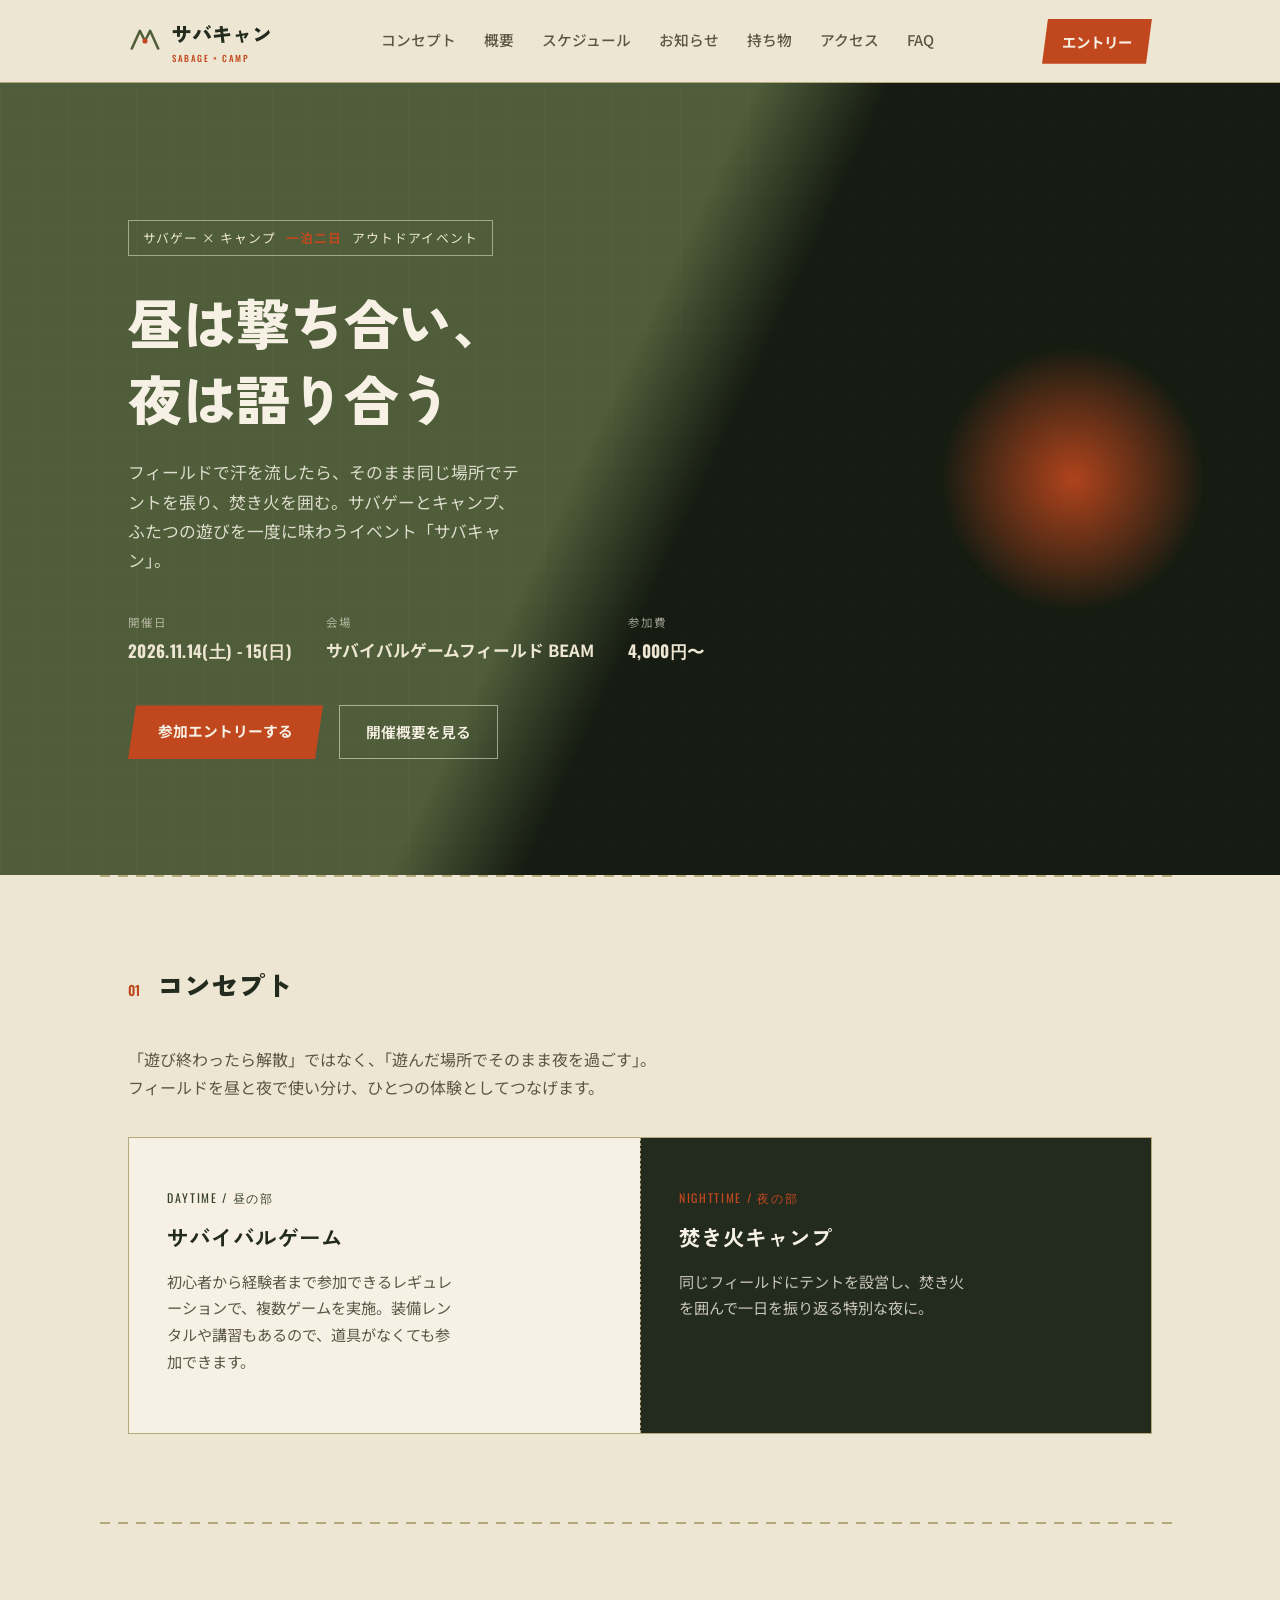
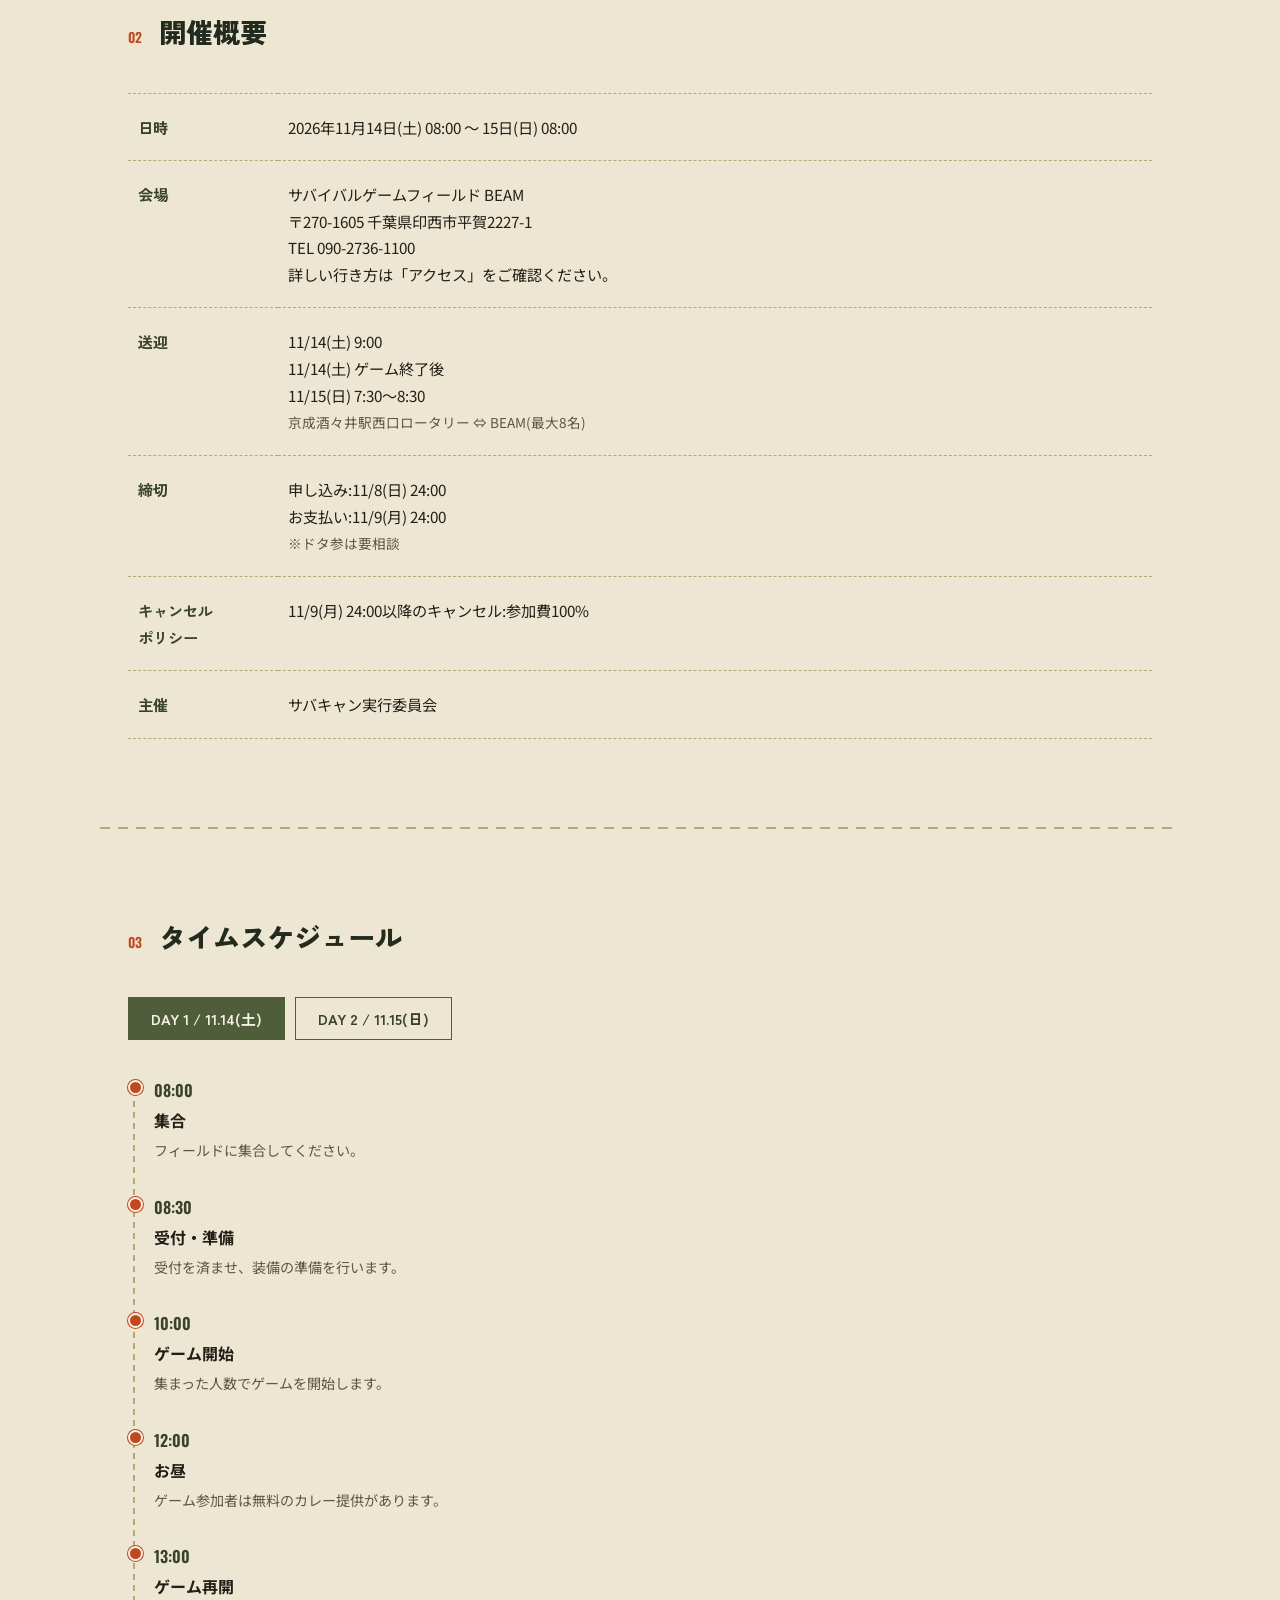
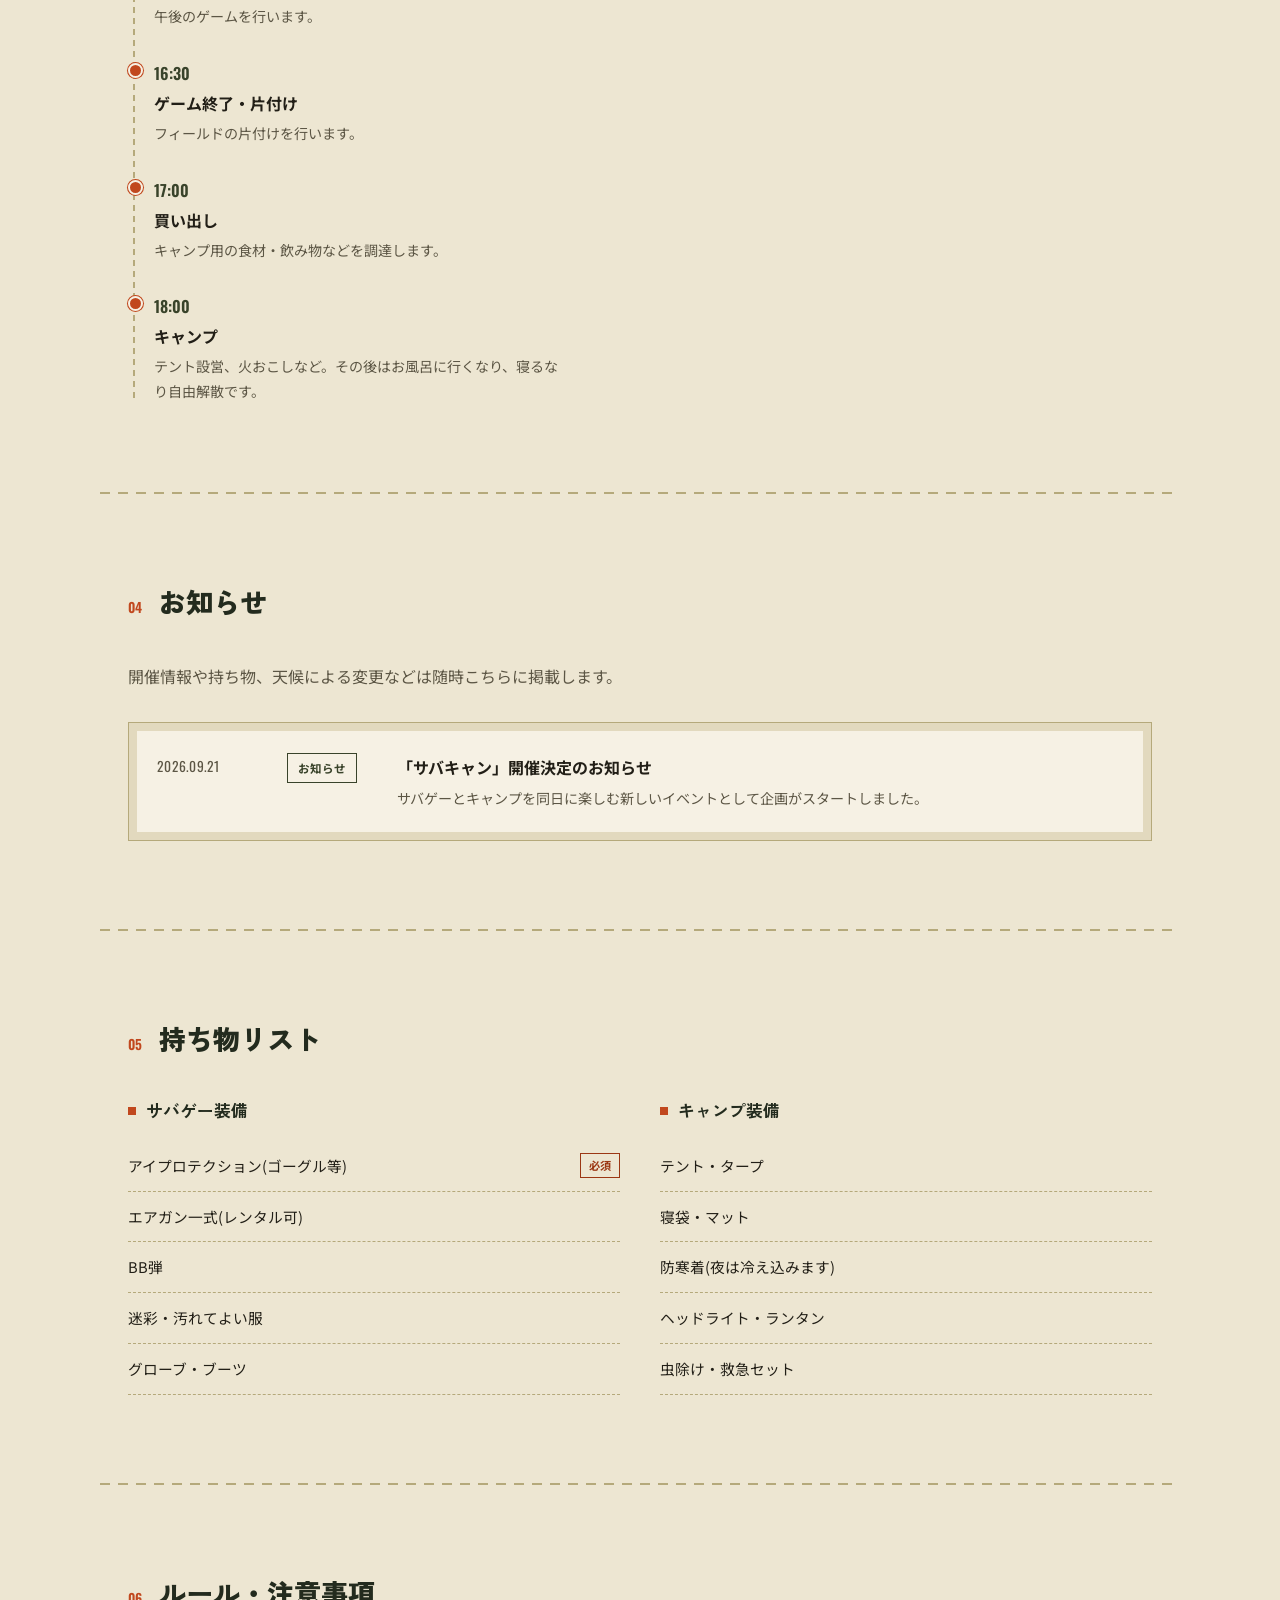
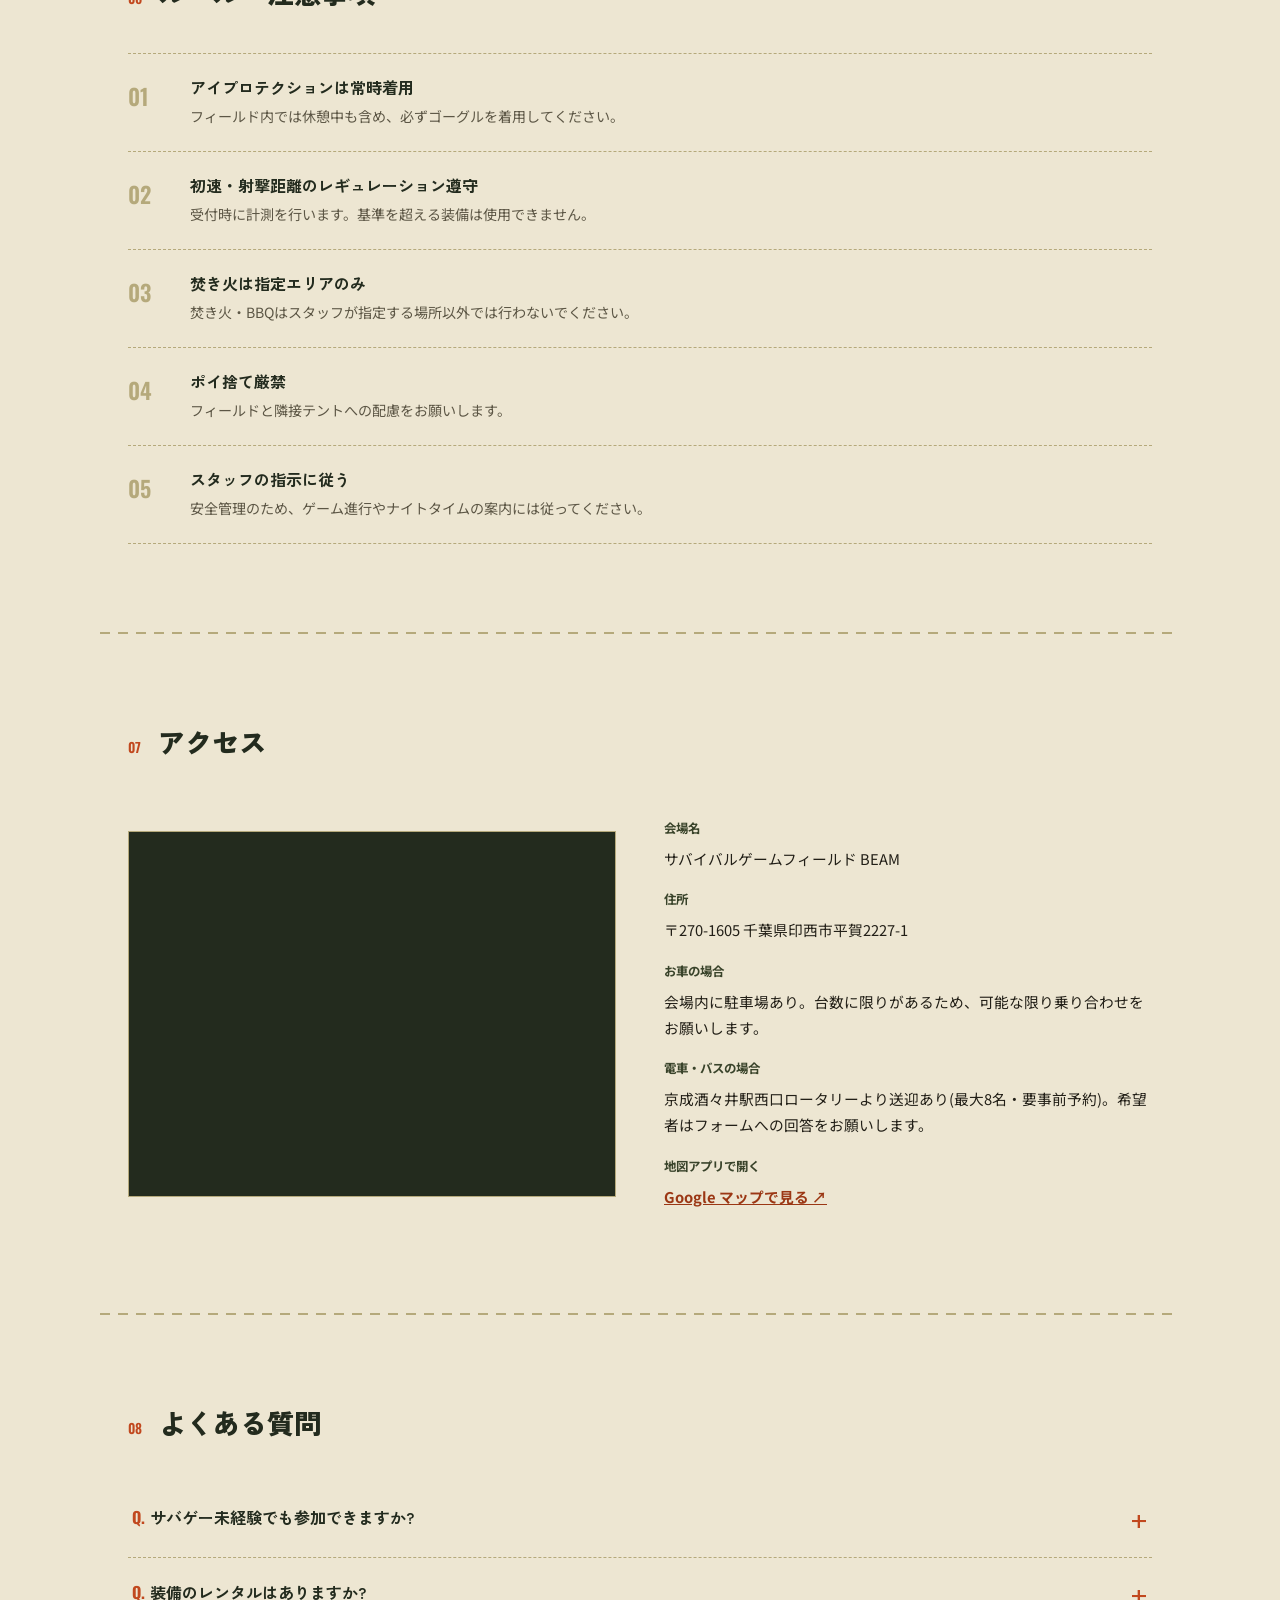
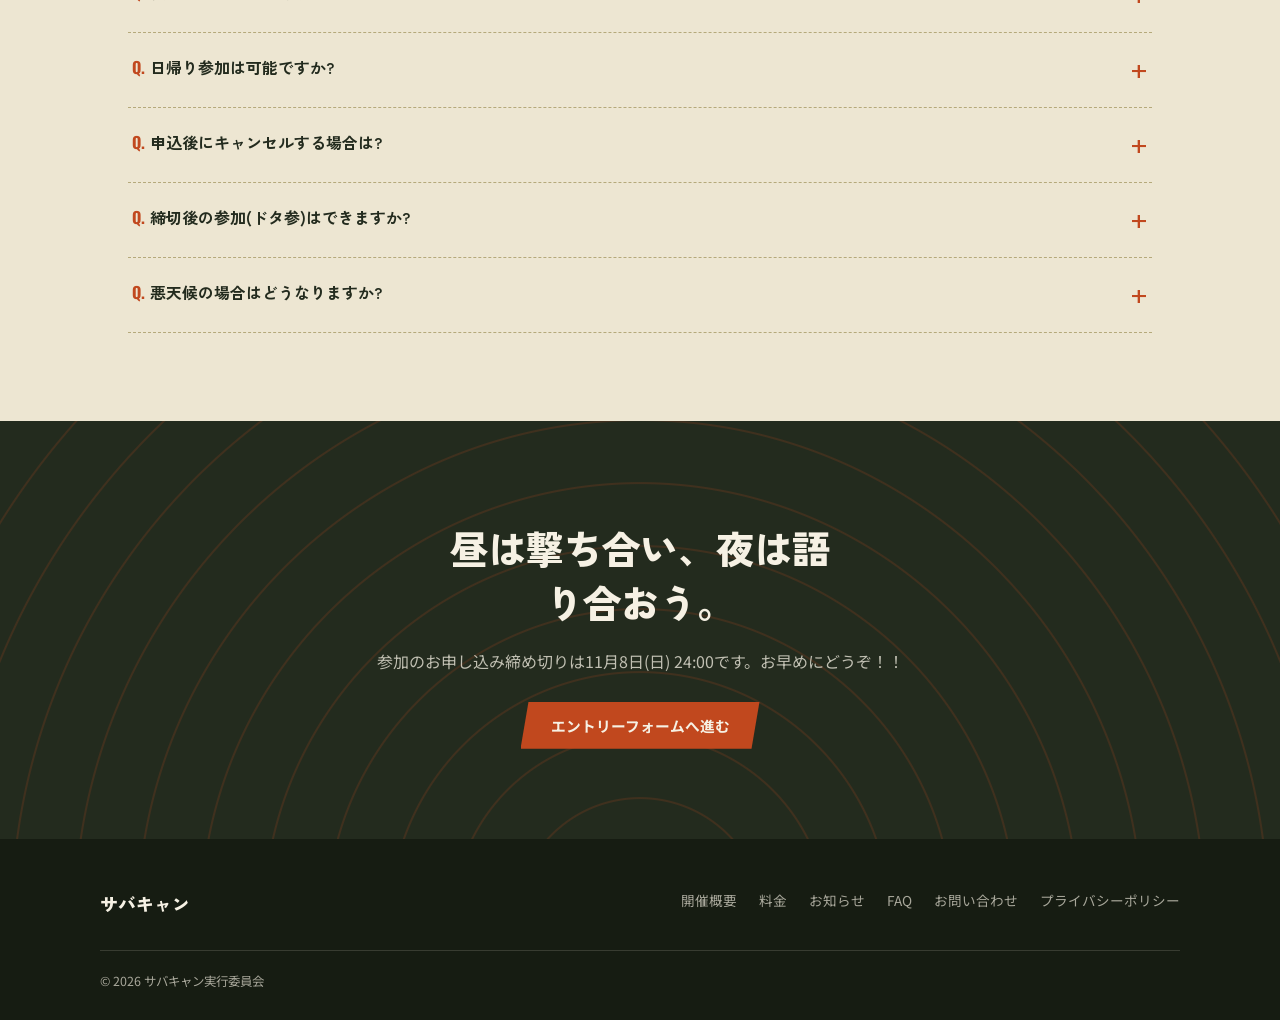
<file: index.html>
<!DOCTYPE html>
<html lang="ja">
<head>
<meta http-equiv="cache-control" content="no-cache, no-store, must-revalidate">
<meta http-equiv="pragma" content="no-cache">
<meta http-equiv="expires" content="0">
<meta charset="UTF-8">
<meta name="viewport" content="width=device-width, initial-scale=1.0">
<title>サバキャン | サバゲー×キャンプ 1泊2日アウトドアイベント</title>
<link rel="preconnect" href="https://fonts.googleapis.com">
<link href="https://fonts.googleapis.com/css2?family=Zen+Kaku+Gothic+New:wght@500;700;900&family=Noto+Sans+JP:wght@400;500;600;700&family=Oswald:wght@400;500;600&display=swap" rel="stylesheet">
<link rel="stylesheet" href="css/style.css">
</head>
<body>

<header>
  <div class="nav-row">
    <div class="logo">
      <svg class="logo-mark" viewBox="0 0 40 40" fill="none">
        <path d="M4 30L14 8L20 20L26 8L36 30" stroke="#4F5D3A" stroke-width="3" fill="none" stroke-linejoin="round"/>
        <circle cx="20" cy="20" r="3" fill="#C1481E"/>
      </svg>
      <div>サバキャン<small>SABAGE × CAMP</small></div>
    </div>
    <nav class="links">
      <a href="#concept">コンセプト</a>
      <a href="#overview">概要</a>
      <!-- <a href="#fee">料金</a> -->
      <a href="#schedule">スケジュール</a>
      <a href="#news">お知らせ</a>
      <a href="#gear">持ち物</a>
      <a href="#access">アクセス</a>
      <a href="#faq">FAQ</a>
    </nav>
    <a href="https://forms.gle/Z2dyhayuvTG1zTHE6" class="btn-entry" target="_blank" rel="noopener">エントリー</a>
    <button class="menu-toggle" id="menuToggle" aria-label="メニュー"><span></span><span></span><span></span></button>
  </div>
</header>

<section class="hero">
  <div class="hero-inner">
    <div class="hero-badge">サバゲー × キャンプ <b>一泊二日</b> アウトドアイベント</div>
    <h1>昼は撃ち合い、夜は語り合う</h1>
    <p class="lead">フィールドで汗を流したら、そのまま同じ場所でテントを張り、焚き火を囲む。サバゲーとキャンプ、ふたつの遊びを一度に味わうイベント「サバキャン」。</p>
    <div class="hero-meta">
      <div><span>開催日</span><strong class="num">2026.11.14(土) - 15(日)</strong></div>
      <div><span>会場</span><strong>サバイバルゲームフィールド BEAM</strong></div>
      <div><span>参加費</span><strong class="num">4,000円〜</strong></div>
    </div>
    <div class="hero-cta">
      <a href="https://forms.gle/Z2dyhayuvTG1zTHE6" class="btn-primary" target="_blank" rel="noopener">参加エントリーする</a>
      <a href="#overview" class="btn-ghost">開催概要を見る</a>
    </div>
  </div>
</section>

<div class="trail-divider"></div>

<section class="pad" id="concept">
  <div class="wrap">
    <div class="section-head"><span class="idx num">01</span><h2>コンセプト</h2></div>
    <p style="max-width:60ch; color:var(--ink-soft); margin-bottom:36px;">「遊び終わったら解散」ではなく、「遊んだ場所でそのまま夜を過ごす」。フィールドを昼と夜で使い分け、ひとつの体験としてつなげます。</p>
  </div>
  <div class="wrap">
    <div class="concept-grid">
      <div class="concept-card day">
        <span class="concept-tag num">DAYTIME / 昼の部</span>
        <h3>サバイバルゲーム</h3>
        <p>初心者から経験者まで参加できるレギュレーションで、複数ゲームを実施。装備レンタルや講習もあるので、道具がなくても参加できます。</p>
      </div>
      <div class="concept-card night">
        <span class="concept-tag num">NIGHTTIME / 夜の部</span>
        <h3>焚き火キャンプ</h3>
        <p>同じフィールドにテントを設営し、焚き火を囲んで一日を振り返る特別な夜に。</p>
      </div>
    </div>
  </div>
</section>

<div class="trail-divider"></div>

<section class="pad" id="overview">
  <div class="wrap">
    <div class="section-head"><span class="idx num">02</span><h2>開催概要</h2></div>
    <table class="overview-table">
      <tr><th>日時</th><td>2026年11月14日(土) 08:00 〜 15日(日) 08:00</td></tr>
      <tr><th>会場</th><td>サバイバルゲームフィールド BEAM<br>〒270-1605 千葉県印西市平賀2227-1<br>TEL 090-2736-1100<br>詳しい行き方は「アクセス」をご確認ください。</td></tr>
      <!-- <tr id="fee"><th>料金</th><td>
        ・サバゲーのみ参加:4,000円<br>
        ・BBQのみ参加:4,000円<span class="num" style="font-size:0.75em; color:var(--ink-soft);">※1</span><br>
        ・両方参加:6,000円<br>
        ・BBQ食費:1,000〜2,000円程度<span class="num" style="font-size:0.75em; color:var(--ink-soft);">※2</span><br>
        ・初心者セット:3,500円<span class="num" style="font-size:0.75em; color:var(--ink-soft);">※3</span><br>
        ・お昼のカレー:800円<span class="num" style="font-size:0.75em; color:var(--ink-soft);">※4</span>
        <div style="margin-top:12px; font-size:0.8rem; color:var(--ink-soft); line-height:1.9;">
          ※1 BBQ代は日帰り・宿泊問わず、BBQコンロ・網・ごみ処分代を含みます。<br>
          ※2 当日参加者で割り勘します。<br>
          ※3 一部レンタルの場合は要相談。<br>
          ※4 カレー代はサバゲー参加者無料です。
        </div>
      </td></tr> -->
      <tr><th>送迎</th><td>
        11/14(土) 9:00 <br>
        11/14(土) ゲーム終了後 <br>
        11/15(日) 7:30〜8:30<br>
        <span style="font-size:0.85rem; color:var(--ink-soft);">京成酒々井駅西口ロータリー ⇔ BEAM(最大8名)</span>
      </td></tr>
      <tr>
        <th>締切</th>
        <td>申し込み:11/8(日) 24:00 <br> 
          お支払い:11/9(月) 24:00<br>
          <span style="font-size:0.85rem; color:var(--ink-soft);">※ドタ参は要相談</span>
        </td>
      </tr>
      <tr>
        <th>キャンセル<br>ポリシー</th>
        <td>11/9(月) 24:00以降のキャンセル:参加費100%</td>
      </tr>
      <tr><th>主催</th><td>サバキャン実行委員会</td></tr>
    </table>
  </div>
</section>

<div class="trail-divider"></div>

<section class="pad" id="schedule">
  <div class="wrap">
    <div class="section-head"><span class="idx num">03</span><h2>タイムスケジュール</h2></div>
    <div class="day-tabs">
      <button class="day-tab active" data-day="1">DAY 1 / 11.14(土)</button>
      <button class="day-tab" data-day="2">DAY 2 / 11.15(日)</button>
    </div>

    <div class="day-panel active" data-day-panel="1">
      <div class="timeline">
        <div class="t-item"><div class="t-time">08:00</div><div class="t-label">集合</div><div class="t-desc">フィールドに集合してください。</div></div>
        <div class="t-item"><div class="t-time">08:30</div><div class="t-label">受付・準備</div><div class="t-desc">受付を済ませ、装備の準備を行います。</div></div>
        <div class="t-item"><div class="t-time">10:00</div><div class="t-label">ゲーム開始</div><div class="t-desc">集まった人数でゲームを開始します。</div></div>
        <div class="t-item"><div class="t-time">12:00</div><div class="t-label">お昼</div><div class="t-desc">ゲーム参加者は無料のカレー提供があります。</div></div>
        <div class="t-item"><div class="t-time">13:00</div><div class="t-label">ゲーム再開</div><div class="t-desc">午後のゲームを行います。</div></div>
        <div class="t-item"><div class="t-time">16:30</div><div class="t-label">ゲーム終了・片付け</div><div class="t-desc">フィールドの片付けを行います。</div></div>
        <div class="t-item"><div class="t-time">17:00</div><div class="t-label">買い出し</div><div class="t-desc">キャンプ用の食材・飲み物などを調達します。</div></div>
        <div class="t-item"><div class="t-time">18:00</div><div class="t-label">キャンプ</div><div class="t-desc">テント設営、火おこしなど。その後はお風呂に行くなり、寝るなり自由解散です。</div></div>
      </div>
    </div>

    <div class="day-panel" data-day-panel="2">
      <div class="timeline">
        <div class="t-item"><div class="t-time">06:00</div><div class="t-label">起床・片付け</div><div class="t-desc">テント撤収とゴミの分別。来た時よりきれいにして帰りましょう。</div></div>
        <div class="t-item"><div class="t-time">07:50</div><div class="t-label">解散</div><div class="t-desc">お疲れさまでした。気をつけてお帰りください。</div></div>
        <div class="t-item"><div class="t-time">08:00</div><div class="t-label">完全撤退</div><div class="t-desc">フィールドから完全に撤退します。</div></div>
      </div>
    </div>
  </div>
</section>

<div class="trail-divider"></div>

<section class="pad" id="news">
  <div class="wrap">
    <div class="section-head"><span class="idx num">04</span><h2>お知らせ</h2></div>
    <p style="max-width:60ch; color:var(--ink-soft); margin-bottom:32px;">開催情報や持ち物、天候による変更などは随時こちらに掲載します。</p>
    <div class="news-board">
      <!-- <div class="news-item">
        <div class="news-date num">2026.10.12</div>
        <span class="news-tag important">重要</span>
        <div><div class="news-title">料金・送迎・申込締切を確定しました</div><div class="news-body">参加料金、送迎便(京成酒々井駅⇔BEAM)、申込・支払締切、キャンセルポリシーを「開催概要」に掲載しました。あわせて申し込みフォームも新しくなりましたのでご確認ください。</div></div>
      </div>
      <div class="news-item">
        <div class="news-date num">2026.10.05</div>
        <span class="news-tag important">重要</span>
        <div><div class="news-title">開催日・会場が確定しました</div><div class="news-body">開催日は2026年11月14日(土)〜15日(日)、会場は「サバイバルゲームフィールド BEAM」に決定しました。詳細は「開催概要」「アクセス」をご確認ください。</div></div>
      </div>
      <div class="news-item">
        <div class="news-date num">2026.09.20</div>
        <span class="news-tag important">重要</span>
        <div><div class="news-title">荒天時の順延基準について</div><div class="news-body">開催3日前までに実施可否を判断し、このページとエントリー時のメールでご連絡します。</div></div>
      </div> -->
      <div class="news-item">
        <div class="news-date num">2026.09.21</div>
        <span class="news-tag info">お知らせ</span>
        <div><div class="news-title">「サバキャン」開催決定のお知らせ</div><div class="news-body">サバゲーとキャンプを同日に楽しむ新しいイベントとして企画がスタートしました。</div></div>
      </div>
    </div>
  </div>
</section>

<div class="trail-divider"></div>

<section class="pad" id="gear">
  <div class="wrap">
    <div class="section-head"><span class="idx num">05</span><h2>持ち物リスト</h2></div>
    <div class="gear-grid">
      <div class="gear-col">
        <h4>サバゲー装備</h4>
        <ul class="gear-list">
          <li>アイプロテクション(ゴーグル等)<span class="req">必須</span></li>
          <li>エアガン一式(レンタル可)</li>
          <li>BB弾</li>
          <li>迷彩・汚れてよい服</li>
          <li>グローブ・ブーツ</li>
        </ul>
      </div>
      <div class="gear-col">
        <h4>キャンプ装備</h4>
        <ul class="gear-list">
          <li>テント・タープ</li>
          <li>寝袋・マット</li><!--<span class="req">必須</span>-->
          <li>防寒着(夜は冷え込みます)</li>
          <li>ヘッドライト・ランタン</li>
          <li>虫除け・救急セット</li>
        </ul>
      </div>
    </div>
  </div>
</section>

<div class="trail-divider"></div>

<section class="pad" id="rules">
  <div class="wrap">
    <div class="section-head"><span class="idx num">06</span><h2>ルール・注意事項</h2></div>
    <div class="rules-list">
      <div class="rule-item">
        <div class="rule-num num">01</div>
        <div><h4>アイプロテクションは常時着用</h4><p>フィールド内では休憩中も含め、必ずゴーグルを着用してください。</p></div>
      </div>
      <div class="rule-item">
        <div class="rule-num num">02</div>
        <div><h4>初速・射撃距離のレギュレーション遵守</h4><p>受付時に計測を行います。基準を超える装備は使用できません。</p></div>
      </div>
      <div class="rule-item">
        <div class="rule-num num">03</div>
        <div><h4>焚き火は指定エリアのみ</h4><p>焚き火・BBQはスタッフが指定する場所以外では行わないでください。</p></div>
      </div>
      <div class="rule-item">
        <div class="rule-num num">04</div>
        <div><h4>ポイ捨て厳禁</h4><p>フィールドと隣接テントへの配慮をお願いします。</p></div>
      </div>
      <div class="rule-item">
        <div class="rule-num num">05</div>
        <div><h4>スタッフの指示に従う</h4><p>安全管理のため、ゲーム進行やナイトタイムの案内には従ってください。</p></div>
      </div>
    </div>
  </div>
</section>

<div class="trail-divider"></div>

<section class="pad" id="access">
  <div class="wrap">
    <div class="section-head"><span class="idx num">07</span><h2>アクセス</h2></div>
    <div class="access-grid">
      <div class="map-box">
        <iframe
          src="https://www.google.com/maps?q=%E5%8D%83%E8%91%89%E7%9C%8C%E5%8D%B0%E8%A5%BF%E5%B8%82%E5%B9%B3%E8%B3%802227-1&output=embed"
          width="100%" height="100%" style="border:0; filter:saturate(0.85) contrast(1.05);"
          allowfullscreen="" loading="lazy" referrerpolicy="no-referrer-when-downgrade"
          title="サバイバルゲームフィールド BEAM 地図"></iframe>
      </div>
      <dl class="access-detail">
        <dt>会場名</dt><dd>サバイバルゲームフィールド BEAM</dd>
        <dt>住所</dt><dd>〒270-1605 千葉県印西市平賀2227-1</dd>
        <dt>お車の場合</dt><dd>会場内に駐車場あり。台数に限りがあるため、可能な限り乗り合わせをお願いします。</dd>
        <dt>電車・バスの場合</dt><dd>京成酒々井駅西口ロータリーより送迎あり(最大8名・要事前予約)。希望者はフォームへの回答をお願いします。</dd>
        <dt>地図アプリで開く</dt><dd><a href="https://www.google.com/maps/search/?api=1&query=%E5%8D%83%E8%91%89%E7%9C%8C%E5%8D%B0%E8%A5%BF%E5%B8%82%E5%B9%B3%E8%B3%802227-1" target="_blank" rel="noopener" style="color:var(--ember-deep); font-weight:700; text-decoration:underline;">Google マップで見る ↗</a></dd>
      </dl>
    </div>
  </div>
</section>

<div class="trail-divider"></div>

<section class="pad" id="faq">
  <div class="wrap">
    <div class="section-head"><span class="idx num">08</span><h2>よくある質問</h2></div>

    <div class="faq-item">
      <button class="faq-q"><span><span class="q-mark num">Q.</span> サバゲー未経験でも参加できますか?</span><span class="faq-plus">+</span></button>
      <div class="faq-a"><p>参加できます。開始前に基本ルールと安全講習を行うので、初めての方も安心してご参加ください。</p></div>
    </div>
    <div class="faq-item">
      <button class="faq-q"><span><span class="q-mark num">Q.</span> 装備のレンタルはありますか?</span><span class="faq-plus">+</span></button>
      <div class="faq-a"><p>初心者セット(3,500円)をご用意しています。一部レンタルのみをご希望の場合は個別にご相談ください。</p></div>
    </div>
    <div class="faq-item">
      <button class="faq-q"><span><span class="q-mark num">Q.</span> 日帰り参加は可能ですか?</span><span class="faq-plus">+</span></button>
      <div class="faq-a"><p>可能です。サバゲーのみ、BBQのみ、両方参加のいずれかをお選びいただけます。料金は「料金」セクションをご確認ください。</p></div>
    </div>
    <div class="faq-item">
      <button class="faq-q"><span><span class="q-mark num">Q.</span> 申込後にキャンセルする場合は?</span><span class="faq-plus">+</span></button>
      <div class="faq-a"><p>11月9日(月) 24:00以降のキャンセルは参加費の100%をいただきます。それ以前のキャンセルについては個別にご相談ください。</p></div>
    </div>
    <div class="faq-item">
      <button class="faq-q"><span><span class="q-mark num">Q.</span> 締切後の参加(ドタ参)はできますか?</span><span class="faq-plus">+</span></button>
      <div class="faq-a"><p>要相談です。参加締切(11月8日(日) 24:00)を過ぎている場合は、事前にご連絡ください。</p></div>
    </div>
    <div class="faq-item">
      <button class="faq-q"><span><span class="q-mark num">Q.</span> 悪天候の場合はどうなりますか?</span><span class="faq-plus">+</span></button>
      <div class="faq-a"><p>開催3日前までに実施・中止・順延を判断し、「お知らせ」欄とLINEグループでご案内します。</p></div>
    </div>
  </div>
</section>

<section class="final-cta" id="entry">
  <h2>昼は撃ち合い、夜は語り合おう。</h2>
  <p>参加のお申し込み締め切りは11月8日(日) 24:00です。お早めにどうぞ！！</p>
  <a href="https://forms.gle/Z2dyhayuvTG1zTHE6" class="btn-primary" target="_blank" rel="noopener">エントリーフォームへ進む</a>
</section>

<footer>
  <div class="footer-row">
    <div class="footer-logo">サバキャン</div>
    <div class="footer-links">
      <a href="#overview">開催概要</a>
      <a href="#fee">料金</a>
      <a href="#news">お知らせ</a>
      <a href="#faq">FAQ</a>
      <a href="#">お問い合わせ</a>
      <a href="#">プライバシーポリシー</a>
    </div>
  </div>
  <div class="footer-bottom">© 2026 サバキャン実行委員会</div>
</footer>

<script src="js/script.js"></script>
</body>
</html>
</file>
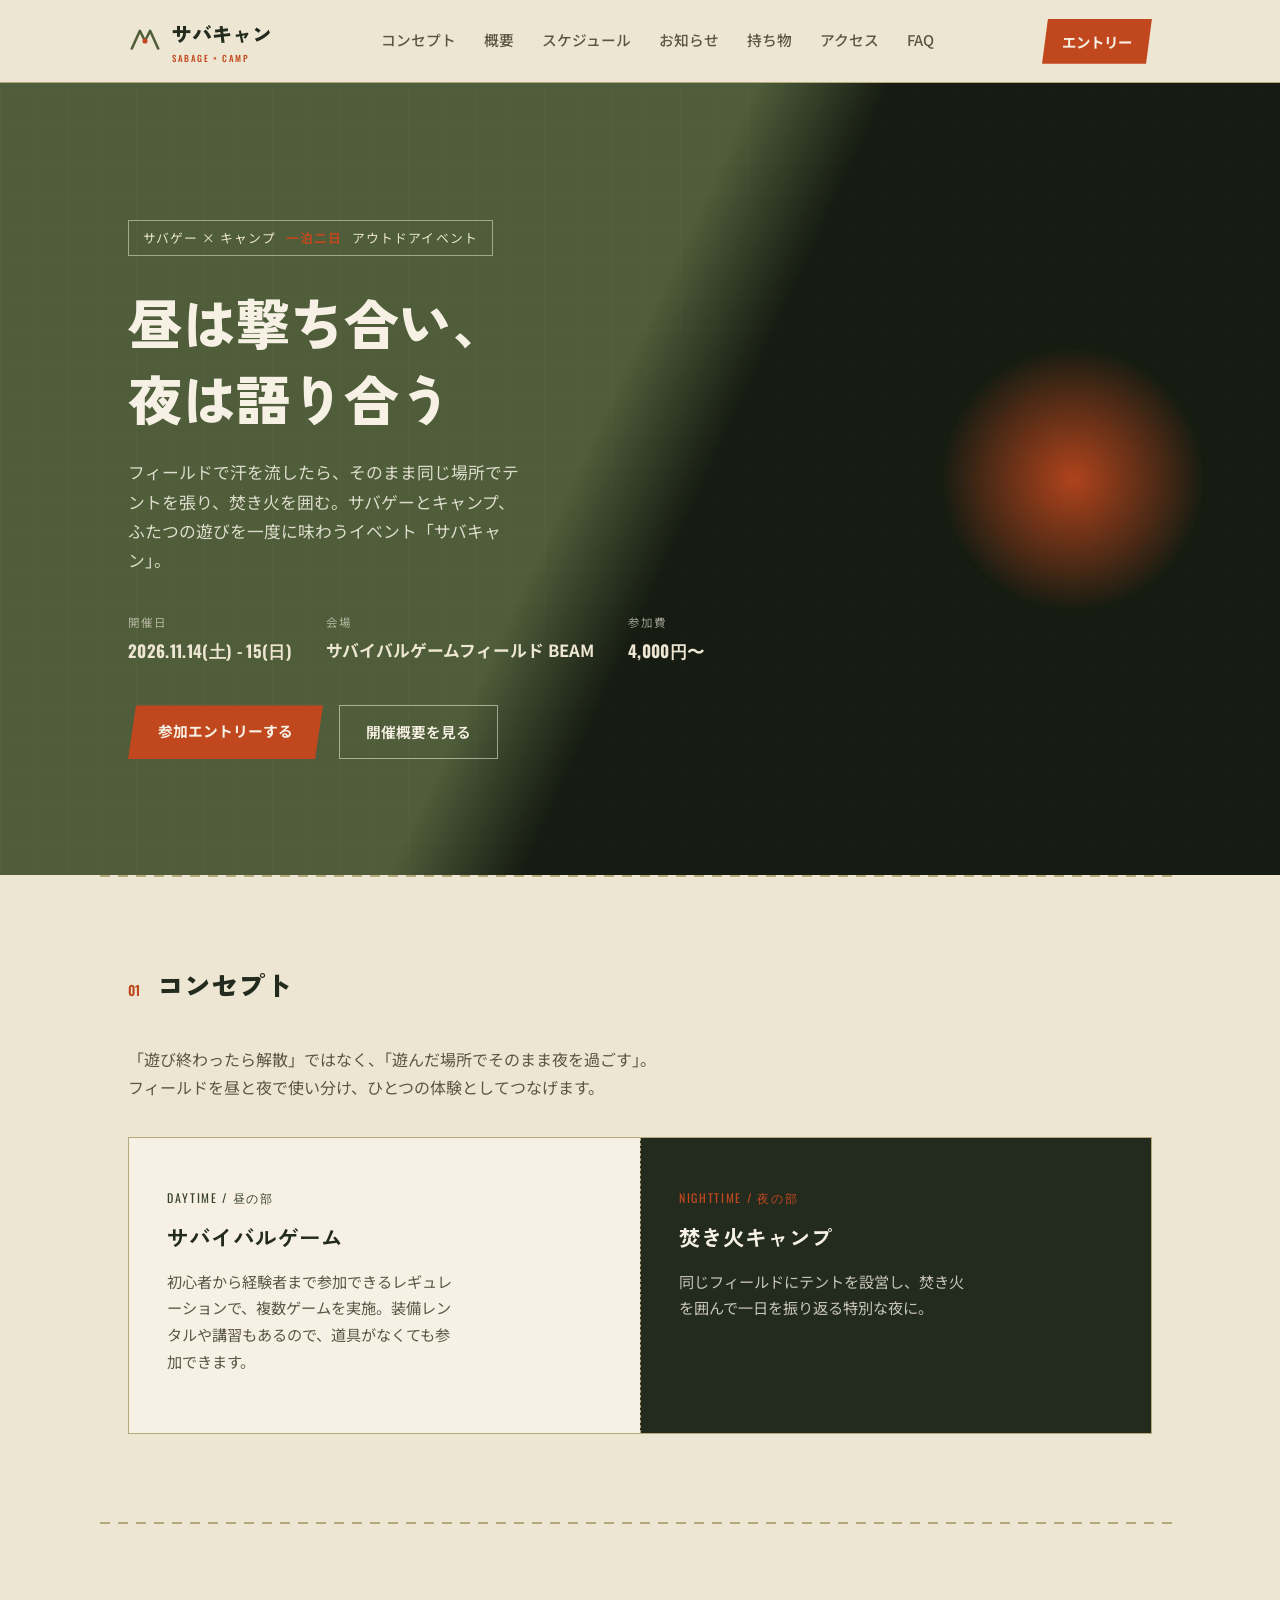
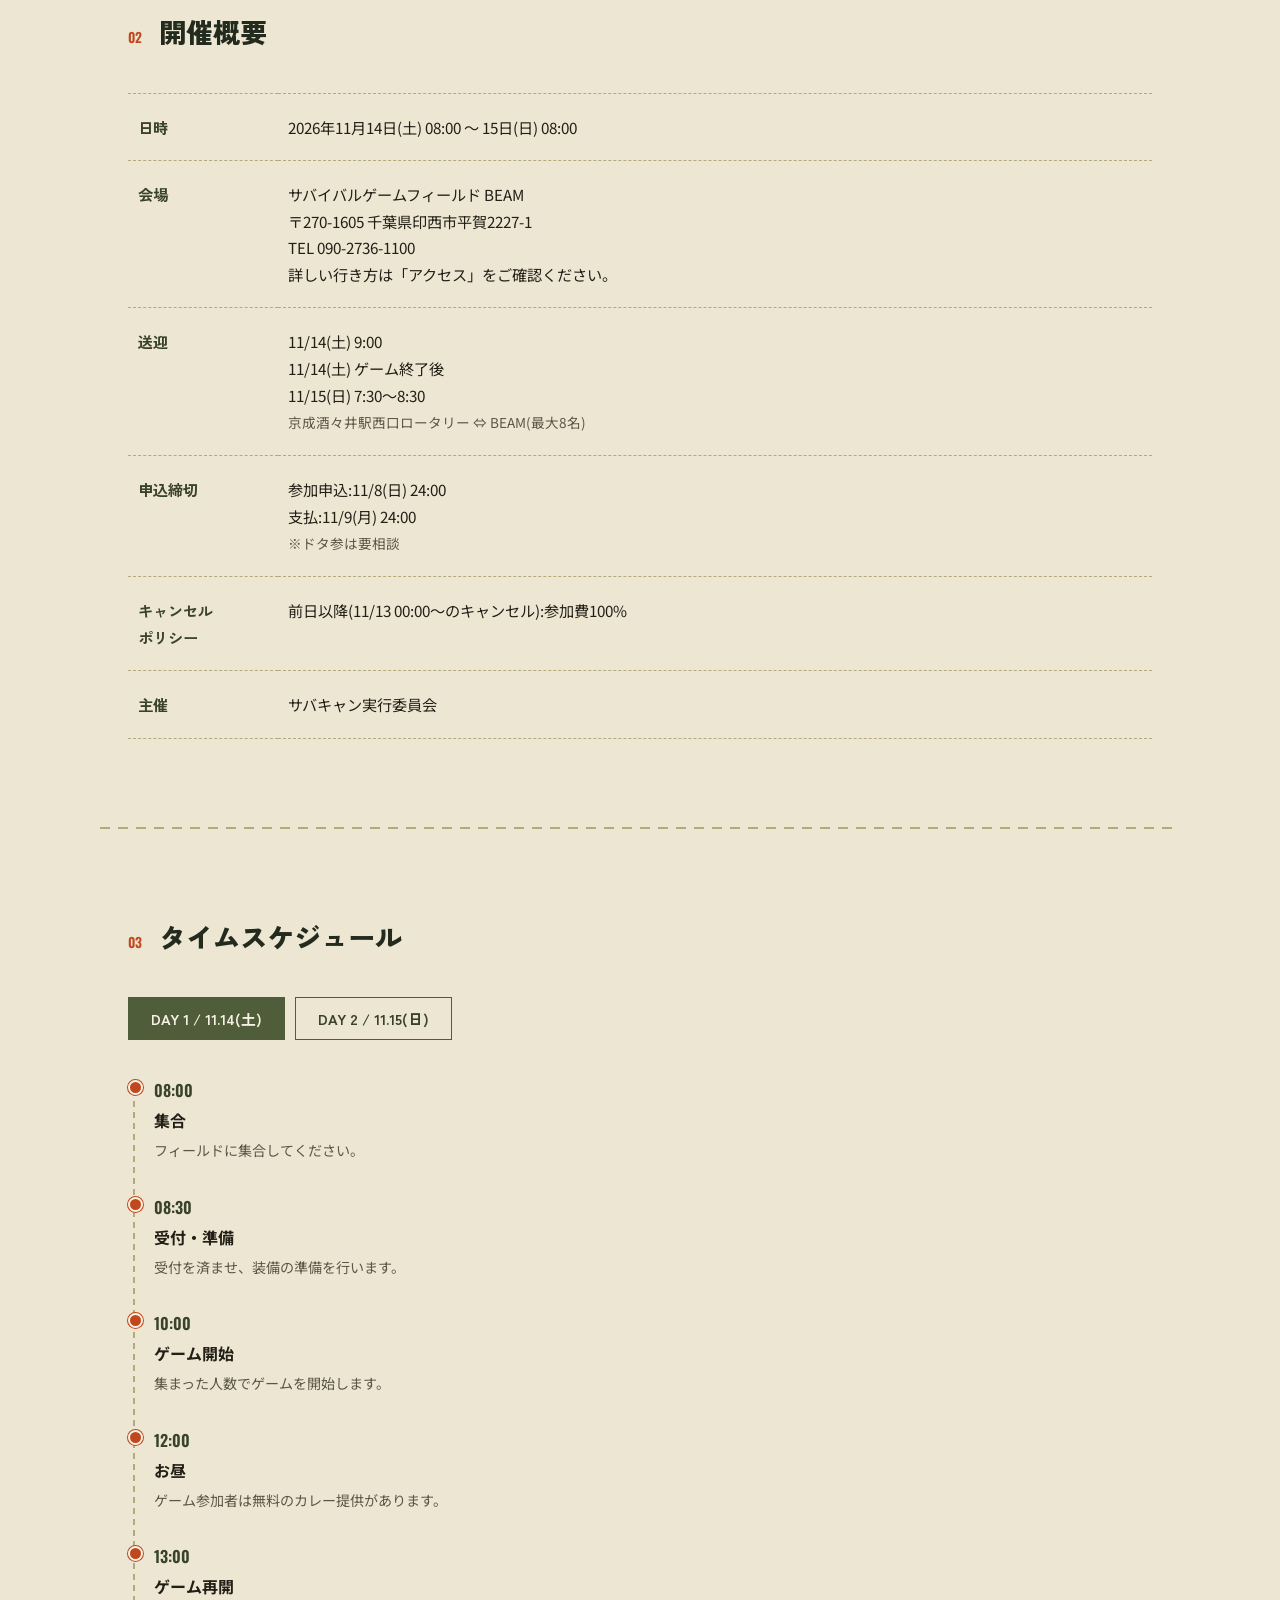
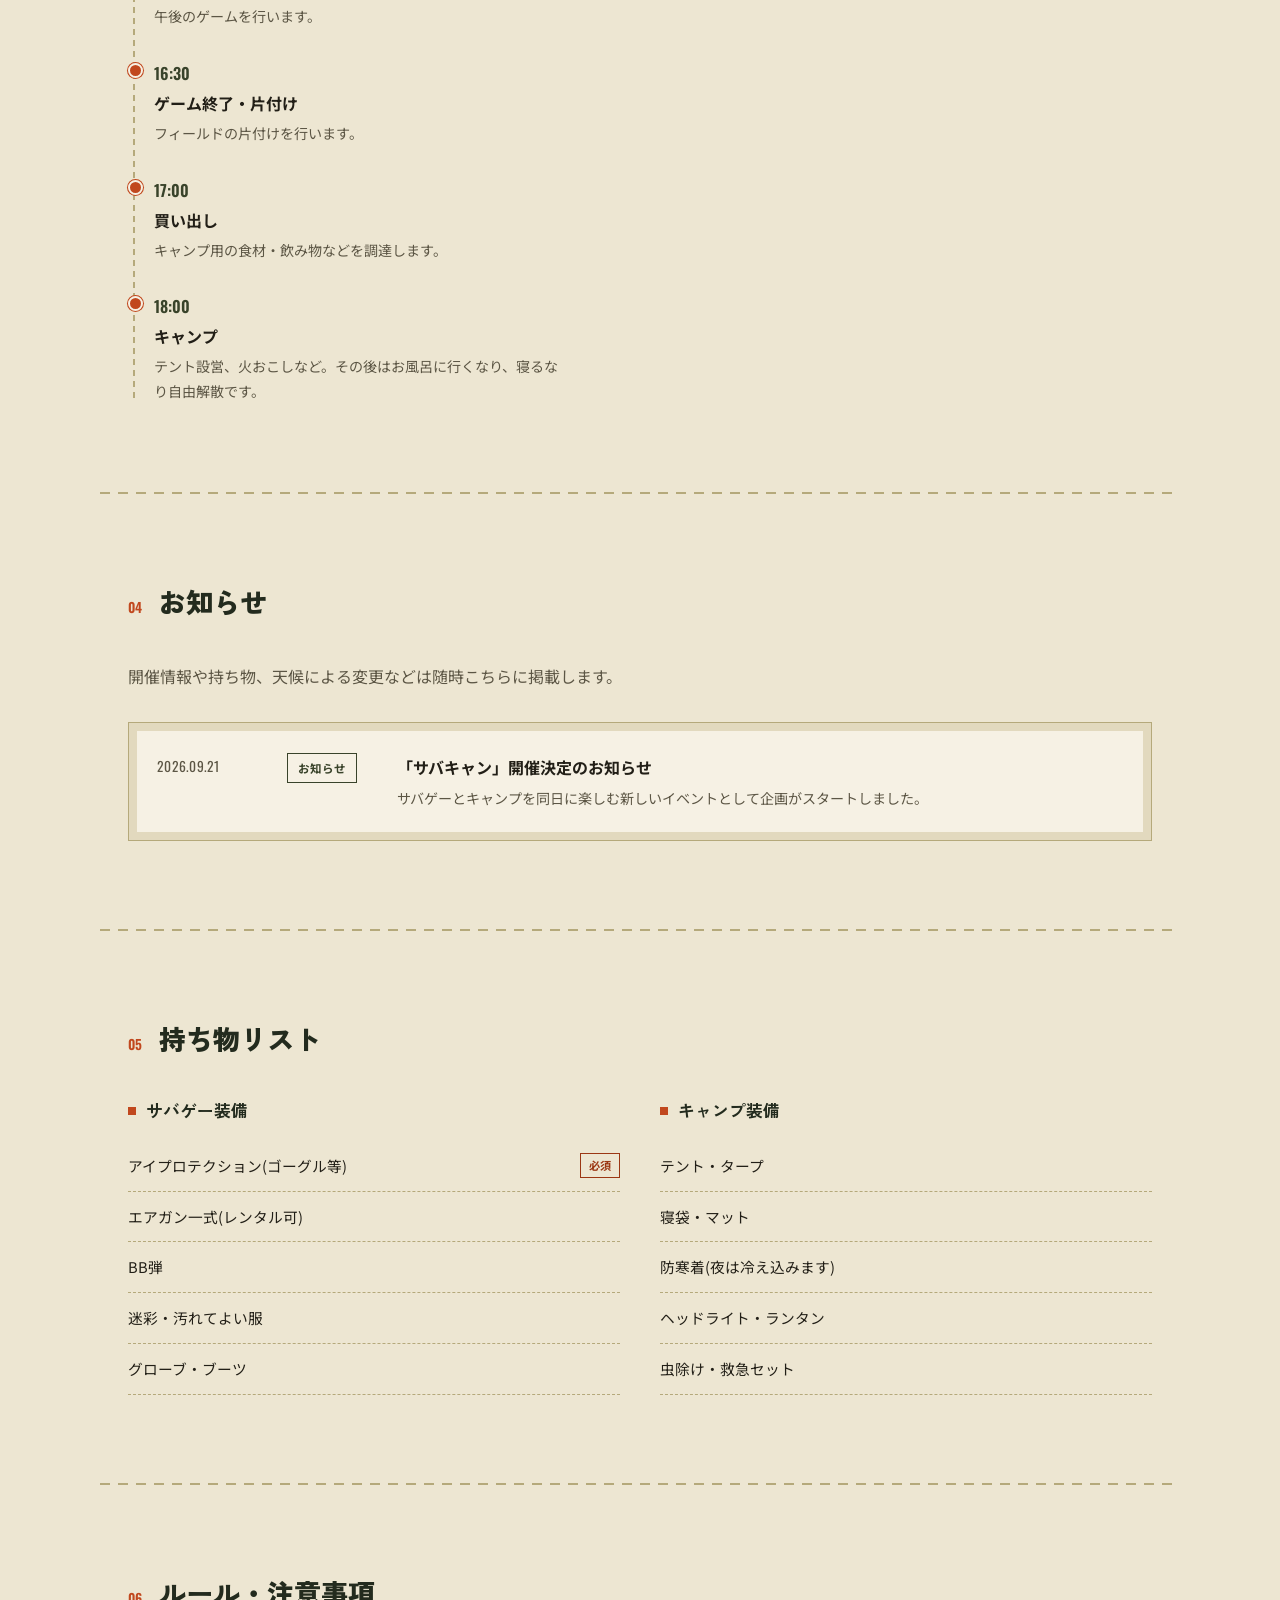
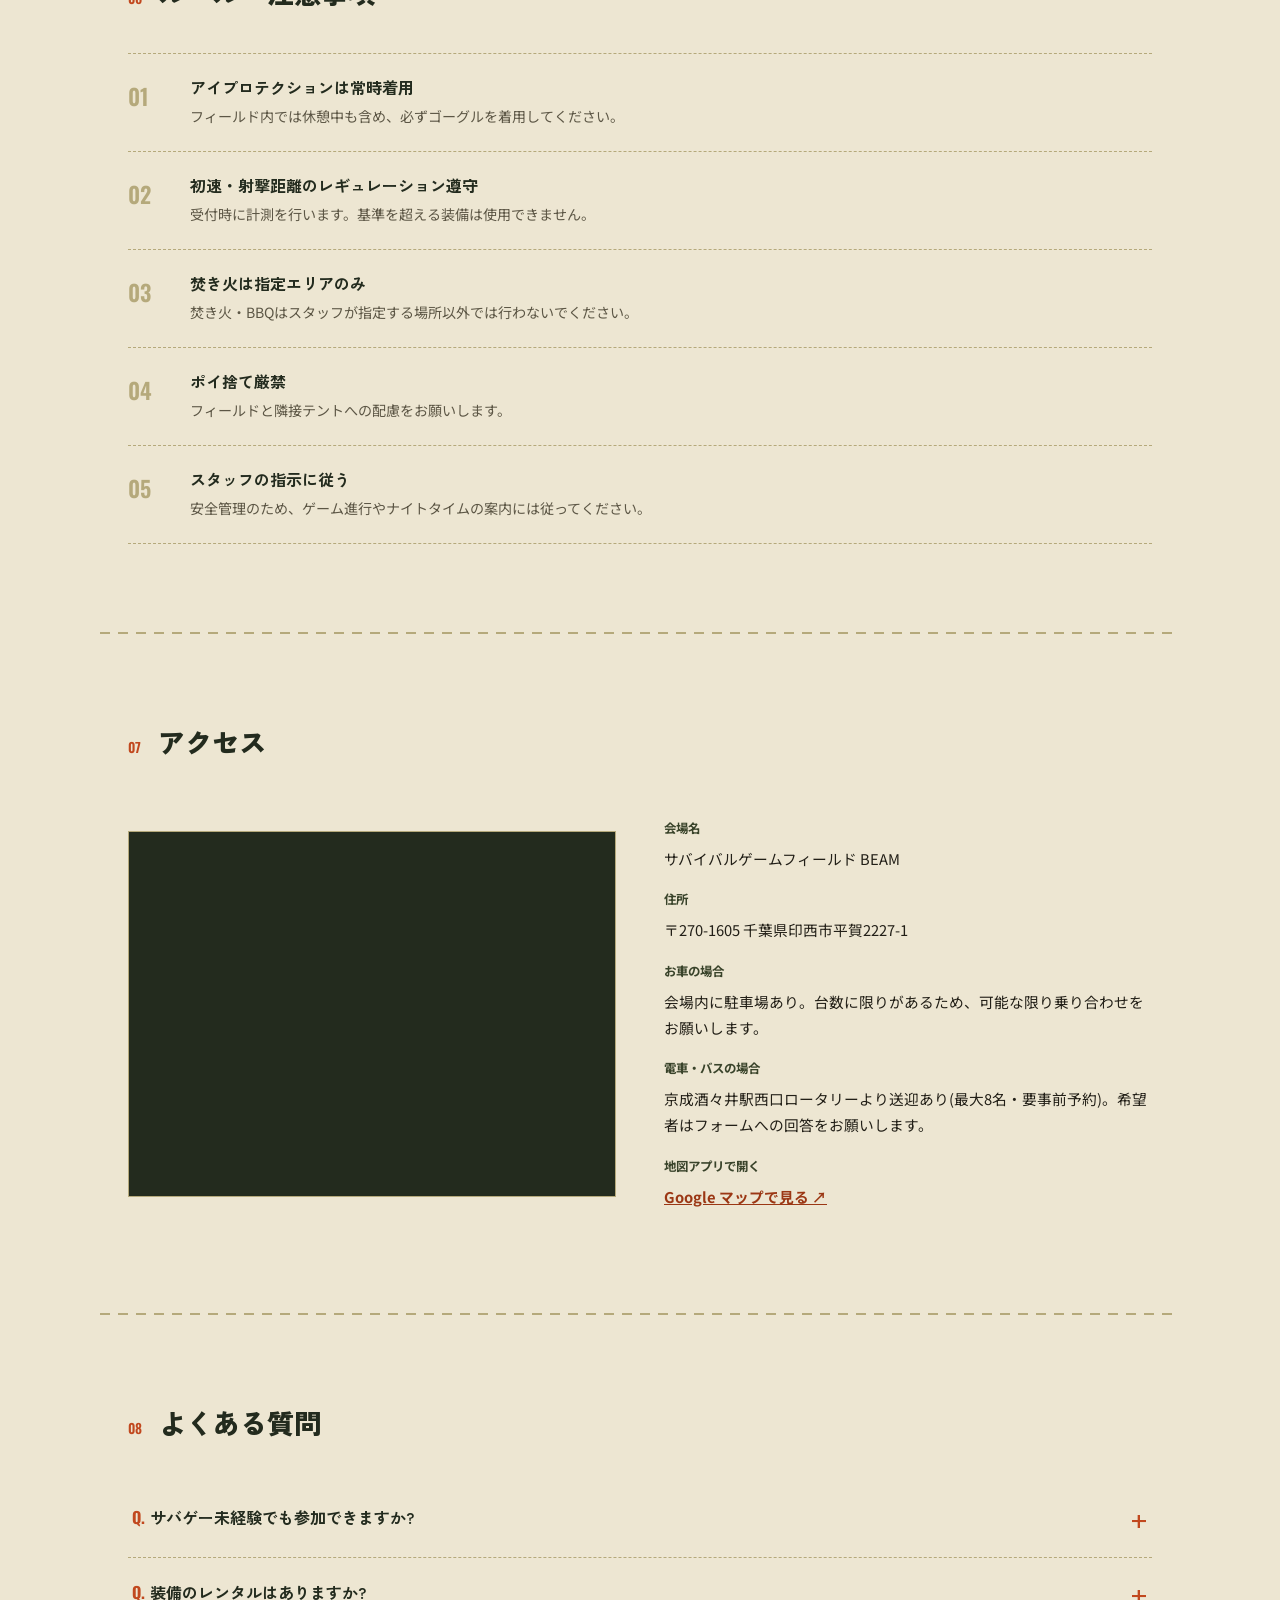
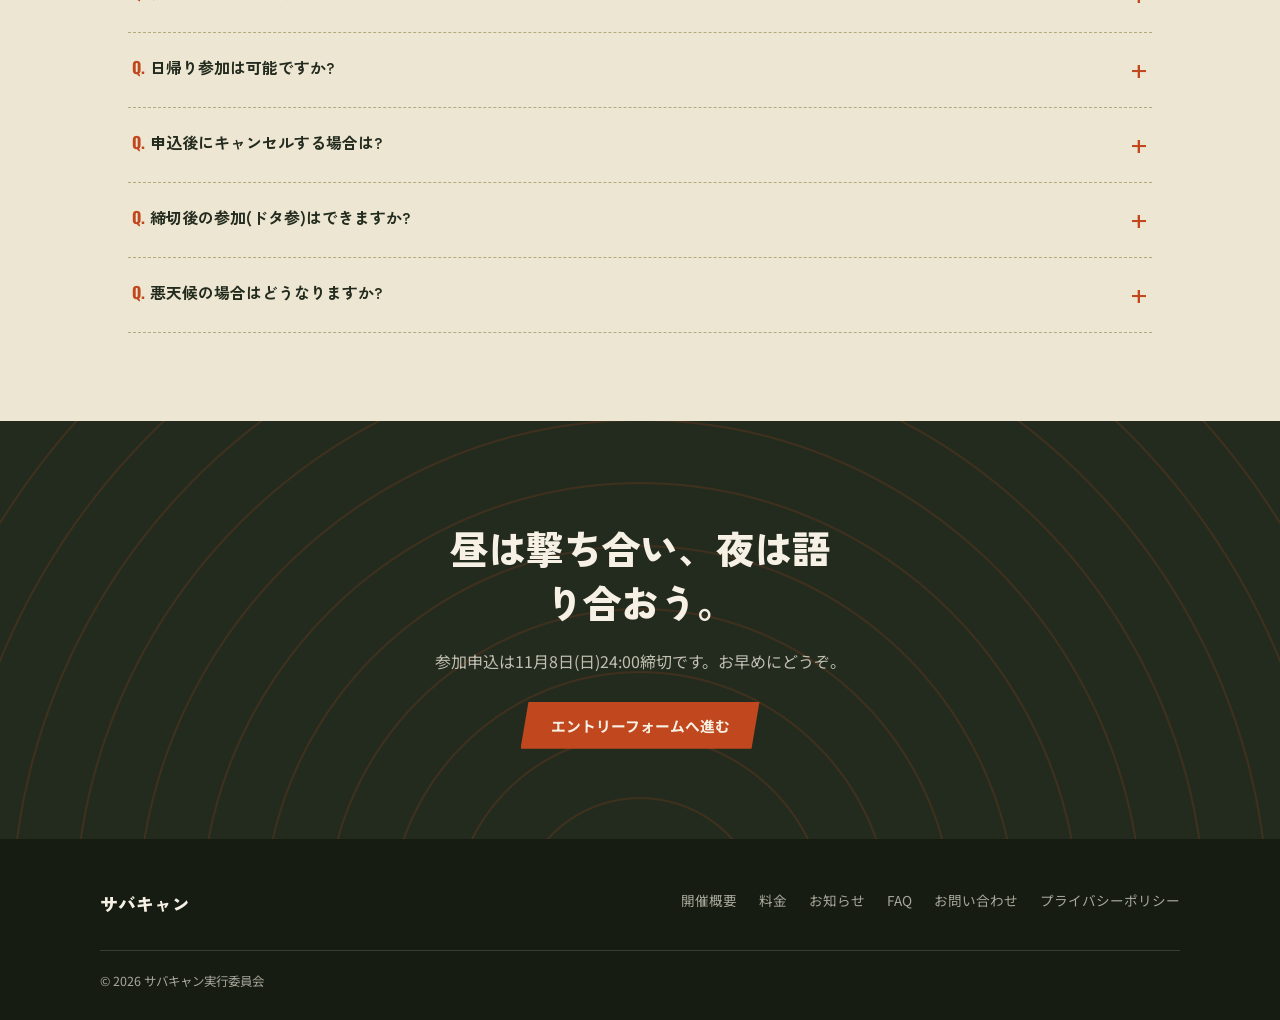
<file: Site/index.html>
<!DOCTYPE html>
<html lang="ja">
<head>
<meta charset="UTF-8">
<meta name="viewport" content="width=device-width, initial-scale=1.0">
<title>サバキャン | サバゲー×キャンプ 1泊2日アウトドアイベント</title>
<link rel="preconnect" href="https://fonts.googleapis.com">
<link href="https://fonts.googleapis.com/css2?family=Zen+Kaku+Gothic+New:wght@500;700;900&family=Noto+Sans+JP:wght@400;500;600;700&family=Oswald:wght@400;500;600&display=swap" rel="stylesheet">
<link rel="stylesheet" href="css/style.css">
</head>
<body>

<header>
  <div class="nav-row">
    <div class="logo">
      <svg class="logo-mark" viewBox="0 0 40 40" fill="none">
        <path d="M4 30L14 8L20 20L26 8L36 30" stroke="#4F5D3A" stroke-width="3" fill="none" stroke-linejoin="round"/>
        <circle cx="20" cy="20" r="3" fill="#C1481E"/>
      </svg>
      <div>サバキャン<small>SABAGE × CAMP</small></div>
    </div>
    <nav class="links">
      <a href="#concept">コンセプト</a>
      <a href="#overview">概要</a>
      <!-- <a href="#fee">料金</a> -->
      <a href="#schedule">スケジュール</a>
      <a href="#news">お知らせ</a>
      <a href="#gear">持ち物</a>
      <a href="#access">アクセス</a>
      <a href="#faq">FAQ</a>
    </nav>
    <a href="https://forms.gle/Z2dyhayuvTG1zTHE6" class="btn-entry" target="_blank" rel="noopener">エントリー</a>
    <button class="menu-toggle" id="menuToggle" aria-label="メニュー"><span></span><span></span><span></span></button>
  </div>
</header>

<section class="hero">
  <div class="hero-inner">
    <div class="hero-badge">サバゲー × キャンプ <b>一泊二日</b> アウトドアイベント</div>
    <h1>昼は撃ち合い、夜は語り合う</h1>
    <p class="lead">フィールドで汗を流したら、そのまま同じ場所でテントを張り、焚き火を囲む。サバゲーとキャンプ、ふたつの遊びを一度に味わうイベント「サバキャン」。</p>
    <div class="hero-meta">
      <div><span>開催日</span><strong class="num">2026.11.14(土) - 15(日)</strong></div>
      <div><span>会場</span><strong>サバイバルゲームフィールド BEAM</strong></div>
      <div><span>参加費</span><strong class="num">4,000円〜</strong></div>
    </div>
    <div class="hero-cta">
      <a href="https://forms.gle/Z2dyhayuvTG1zTHE6" class="btn-primary" target="_blank" rel="noopener">参加エントリーする</a>
      <a href="#overview" class="btn-ghost">開催概要を見る</a>
    </div>
  </div>
</section>

<div class="trail-divider"></div>

<section class="pad" id="concept">
  <div class="wrap">
    <div class="section-head"><span class="idx num">01</span><h2>コンセプト</h2></div>
    <p style="max-width:60ch; color:var(--ink-soft); margin-bottom:36px;">「遊び終わったら解散」ではなく、「遊んだ場所でそのまま夜を過ごす」。フィールドを昼と夜で使い分け、ひとつの体験としてつなげます。</p>
  </div>
  <div class="wrap">
    <div class="concept-grid">
      <div class="concept-card day">
        <span class="concept-tag num">DAYTIME / 昼の部</span>
        <h3>サバイバルゲーム</h3>
        <p>初心者から経験者まで参加できるレギュレーションで、複数ゲームを実施。装備レンタルや講習もあるので、道具がなくても参加できます。</p>
      </div>
      <div class="concept-card night">
        <span class="concept-tag num">NIGHTTIME / 夜の部</span>
        <h3>焚き火キャンプ</h3>
        <p>同じフィールドにテントを設営し、焚き火を囲んで一日を振り返る特別な夜に。</p>
      </div>
    </div>
  </div>
</section>

<div class="trail-divider"></div>

<section class="pad" id="overview">
  <div class="wrap">
    <div class="section-head"><span class="idx num">02</span><h2>開催概要</h2></div>
    <table class="overview-table">
      <tr><th>日時</th><td>2026年11月14日(土) 08:00 〜 15日(日) 08:00</td></tr>
      <tr><th>会場</th><td>サバイバルゲームフィールド BEAM<br>〒270-1605 千葉県印西市平賀2227-1<br>TEL 090-2736-1100<br>詳しい行き方は「アクセス」をご確認ください。</td></tr>
      <!-- <tr id="fee"><th>料金</th><td>
        ・サバゲーのみ参加:4,000円<br>
        ・BBQのみ参加:4,000円<span class="num" style="font-size:0.75em; color:var(--ink-soft);">※1</span><br>
        ・両方参加:6,000円<br>
        ・BBQ食費:1,000〜2,000円程度<span class="num" style="font-size:0.75em; color:var(--ink-soft);">※2</span><br>
        ・初心者セット:3,500円<span class="num" style="font-size:0.75em; color:var(--ink-soft);">※3</span><br>
        ・お昼のカレー:800円<span class="num" style="font-size:0.75em; color:var(--ink-soft);">※4</span>
        <div style="margin-top:12px; font-size:0.8rem; color:var(--ink-soft); line-height:1.9;">
          ※1 BBQ代は日帰り・宿泊問わず、BBQコンロ・網・ごみ処分代を含みます。<br>
          ※2 当日参加者で割り勘します。<br>
          ※3 一部レンタルの場合は要相談。<br>
          ※4 カレー代はサバゲー参加者無料です。
        </div>
      </td></tr> -->
      <tr><th>送迎</th><td>
        11/14(土) 9:00 <br>
        11/14(土) ゲーム終了後 <br>
        11/15(日) 7:30〜8:30<br>
        <span style="font-size:0.85rem; color:var(--ink-soft);">京成酒々井駅西口ロータリー ⇔ BEAM(最大8名)</span>
      </td></tr>
      <tr>
        <th>申込締切</th>
        <td>参加申込:11/8(日) 24:00 <br> 
          支払:11/9(月) 24:00<br>
          <span style="font-size:0.85rem; color:var(--ink-soft);">※ドタ参は要相談</span>
        </td>
      </tr>
      <tr>
        <th>キャンセル<br>ポリシー</th>
        <td>前日以降(11/13 00:00〜のキャンセル):参加費100%</td>
      </tr>
      <tr><th>主催</th><td>サバキャン実行委員会</td></tr>
    </table>
  </div>
</section>

<div class="trail-divider"></div>

<section class="pad" id="schedule">
  <div class="wrap">
    <div class="section-head"><span class="idx num">03</span><h2>タイムスケジュール</h2></div>
    <div class="day-tabs">
      <button class="day-tab active" data-day="1">DAY 1 / 11.14(土)</button>
      <button class="day-tab" data-day="2">DAY 2 / 11.15(日)</button>
    </div>

    <div class="day-panel active" data-day-panel="1">
      <div class="timeline">
        <div class="t-item"><div class="t-time">08:00</div><div class="t-label">集合</div><div class="t-desc">フィールドに集合してください。</div></div>
        <div class="t-item"><div class="t-time">08:30</div><div class="t-label">受付・準備</div><div class="t-desc">受付を済ませ、装備の準備を行います。</div></div>
        <div class="t-item"><div class="t-time">10:00</div><div class="t-label">ゲーム開始</div><div class="t-desc">集まった人数でゲームを開始します。</div></div>
        <div class="t-item"><div class="t-time">12:00</div><div class="t-label">お昼</div><div class="t-desc">ゲーム参加者は無料のカレー提供があります。</div></div>
        <div class="t-item"><div class="t-time">13:00</div><div class="t-label">ゲーム再開</div><div class="t-desc">午後のゲームを行います。</div></div>
        <div class="t-item"><div class="t-time">16:30</div><div class="t-label">ゲーム終了・片付け</div><div class="t-desc">フィールドの片付けを行います。</div></div>
        <div class="t-item"><div class="t-time">17:00</div><div class="t-label">買い出し</div><div class="t-desc">キャンプ用の食材・飲み物などを調達します。</div></div>
        <div class="t-item"><div class="t-time">18:00</div><div class="t-label">キャンプ</div><div class="t-desc">テント設営、火おこしなど。その後はお風呂に行くなり、寝るなり自由解散です。</div></div>
      </div>
    </div>

    <div class="day-panel" data-day-panel="2">
      <div class="timeline">
        <div class="t-item"><div class="t-time">06:00</div><div class="t-label">起床・片付け</div><div class="t-desc">テント撤収とゴミの分別。来た時よりきれいにして帰りましょう。</div></div>
        <div class="t-item"><div class="t-time">07:50</div><div class="t-label">解散</div><div class="t-desc">お疲れさまでした。気をつけてお帰りください。</div></div>
        <div class="t-item"><div class="t-time">08:00</div><div class="t-label">完全撤退</div><div class="t-desc">フィールドから完全に撤退します。</div></div>
      </div>
    </div>
  </div>
</section>

<div class="trail-divider"></div>

<section class="pad" id="news">
  <div class="wrap">
    <div class="section-head"><span class="idx num">04</span><h2>お知らせ</h2></div>
    <p style="max-width:60ch; color:var(--ink-soft); margin-bottom:32px;">開催情報や持ち物、天候による変更などは随時こちらに掲載します。</p>
    <div class="news-board">
      <!-- <div class="news-item">
        <div class="news-date num">2026.10.12</div>
        <span class="news-tag important">重要</span>
        <div><div class="news-title">料金・送迎・申込締切を確定しました</div><div class="news-body">参加料金、送迎便(京成酒々井駅⇔BEAM)、申込・支払締切、キャンセルポリシーを「開催概要」に掲載しました。あわせて申し込みフォームも新しくなりましたのでご確認ください。</div></div>
      </div>
      <div class="news-item">
        <div class="news-date num">2026.10.05</div>
        <span class="news-tag important">重要</span>
        <div><div class="news-title">開催日・会場が確定しました</div><div class="news-body">開催日は2026年11月14日(土)〜15日(日)、会場は「サバイバルゲームフィールド BEAM」に決定しました。詳細は「開催概要」「アクセス」をご確認ください。</div></div>
      </div>
      <div class="news-item">
        <div class="news-date num">2026.09.20</div>
        <span class="news-tag important">重要</span>
        <div><div class="news-title">荒天時の順延基準について</div><div class="news-body">開催3日前までに実施可否を判断し、このページとエントリー時のメールでご連絡します。</div></div>
      </div> -->
      <div class="news-item">
        <div class="news-date num">2026.09.21</div>
        <span class="news-tag info">お知らせ</span>
        <div><div class="news-title">「サバキャン」開催決定のお知らせ</div><div class="news-body">サバゲーとキャンプを同日に楽しむ新しいイベントとして企画がスタートしました。</div></div>
      </div>
    </div>
  </div>
</section>

<div class="trail-divider"></div>

<section class="pad" id="gear">
  <div class="wrap">
    <div class="section-head"><span class="idx num">05</span><h2>持ち物リスト</h2></div>
    <div class="gear-grid">
      <div class="gear-col">
        <h4>サバゲー装備</h4>
        <ul class="gear-list">
          <li>アイプロテクション(ゴーグル等)<span class="req">必須</span></li>
          <li>エアガン一式(レンタル可)</li>
          <li>BB弾</li>
          <li>迷彩・汚れてよい服</li>
          <li>グローブ・ブーツ</li>
        </ul>
      </div>
      <div class="gear-col">
        <h4>キャンプ装備</h4>
        <ul class="gear-list">
          <li>テント・タープ</li>
          <li>寝袋・マット</li><!--<span class="req">必須</span>-->
          <li>防寒着(夜は冷え込みます)</li>
          <li>ヘッドライト・ランタン</li>
          <li>虫除け・救急セット</li>
        </ul>
      </div>
    </div>
  </div>
</section>

<div class="trail-divider"></div>

<section class="pad" id="rules">
  <div class="wrap">
    <div class="section-head"><span class="idx num">06</span><h2>ルール・注意事項</h2></div>
    <div class="rules-list">
      <div class="rule-item">
        <div class="rule-num num">01</div>
        <div><h4>アイプロテクションは常時着用</h4><p>フィールド内では休憩中も含め、必ずゴーグルを着用してください。</p></div>
      </div>
      <div class="rule-item">
        <div class="rule-num num">02</div>
        <div><h4>初速・射撃距離のレギュレーション遵守</h4><p>受付時に計測を行います。基準を超える装備は使用できません。</p></div>
      </div>
      <div class="rule-item">
        <div class="rule-num num">03</div>
        <div><h4>焚き火は指定エリアのみ</h4><p>焚き火・BBQはスタッフが指定する場所以外では行わないでください。</p></div>
      </div>
      <div class="rule-item">
        <div class="rule-num num">04</div>
        <div><h4>ポイ捨て厳禁</h4><p>フィールドと隣接テントへの配慮をお願いします。</p></div>
      </div>
      <div class="rule-item">
        <div class="rule-num num">05</div>
        <div><h4>スタッフの指示に従う</h4><p>安全管理のため、ゲーム進行やナイトタイムの案内には従ってください。</p></div>
      </div>
    </div>
  </div>
</section>

<div class="trail-divider"></div>

<section class="pad" id="access">
  <div class="wrap">
    <div class="section-head"><span class="idx num">07</span><h2>アクセス</h2></div>
    <div class="access-grid">
      <div class="map-box">
        <iframe
          src="https://www.google.com/maps?q=%E5%8D%83%E8%91%89%E7%9C%8C%E5%8D%B0%E8%A5%BF%E5%B8%82%E5%B9%B3%E8%B3%802227-1&output=embed"
          width="100%" height="100%" style="border:0; filter:saturate(0.85) contrast(1.05);"
          allowfullscreen="" loading="lazy" referrerpolicy="no-referrer-when-downgrade"
          title="サバイバルゲームフィールド BEAM 地図"></iframe>
      </div>
      <dl class="access-detail">
        <dt>会場名</dt><dd>サバイバルゲームフィールド BEAM</dd>
        <dt>住所</dt><dd>〒270-1605 千葉県印西市平賀2227-1</dd>
        <dt>お車の場合</dt><dd>会場内に駐車場あり。台数に限りがあるため、可能な限り乗り合わせをお願いします。</dd>
        <dt>電車・バスの場合</dt><dd>京成酒々井駅西口ロータリーより送迎あり(最大8名・要事前予約)。希望者はフォームへの回答をお願いします。</dd>
        <dt>地図アプリで開く</dt><dd><a href="https://www.google.com/maps/search/?api=1&query=%E5%8D%83%E8%91%89%E7%9C%8C%E5%8D%B0%E8%A5%BF%E5%B8%82%E5%B9%B3%E8%B3%802227-1" target="_blank" rel="noopener" style="color:var(--ember-deep); font-weight:700; text-decoration:underline;">Google マップで見る ↗</a></dd>
      </dl>
    </div>
  </div>
</section>

<div class="trail-divider"></div>

<section class="pad" id="faq">
  <div class="wrap">
    <div class="section-head"><span class="idx num">08</span><h2>よくある質問</h2></div>

    <div class="faq-item">
      <button class="faq-q"><span><span class="q-mark num">Q.</span> サバゲー未経験でも参加できますか?</span><span class="faq-plus">+</span></button>
      <div class="faq-a"><p>参加できます。開始前に基本ルールと安全講習を行うので、初めての方も安心してご参加ください。</p></div>
    </div>
    <div class="faq-item">
      <button class="faq-q"><span><span class="q-mark num">Q.</span> 装備のレンタルはありますか?</span><span class="faq-plus">+</span></button>
      <div class="faq-a"><p>初心者セット(3,500円)をご用意しています。一部レンタルのみをご希望の場合は個別にご相談ください。</p></div>
    </div>
    <div class="faq-item">
      <button class="faq-q"><span><span class="q-mark num">Q.</span> 日帰り参加は可能ですか?</span><span class="faq-plus">+</span></button>
      <div class="faq-a"><p>可能です。サバゲーのみ、BBQのみ、両方参加のいずれかをお選びいただけます。料金は「料金」セクションをご確認ください。</p></div>
    </div>
    <div class="faq-item">
      <button class="faq-q"><span><span class="q-mark num">Q.</span> 申込後にキャンセルする場合は?</span><span class="faq-plus">+</span></button>
      <div class="faq-a"><p>前日以降(11月13日(金) 00:00〜)のキャンセルは参加費の100%をいただきます。それ以前のキャンセルについては個別にご相談ください。</p></div>
    </div>
    <div class="faq-item">
      <button class="faq-q"><span><span class="q-mark num">Q.</span> 締切後の参加(ドタ参)はできますか?</span><span class="faq-plus">+</span></button>
      <div class="faq-a"><p>要相談です。参加締切(11月8日 24:00)を過ぎている場合は、事前にご連絡ください。</p></div>
    </div>
    <div class="faq-item">
      <button class="faq-q"><span><span class="q-mark num">Q.</span> 悪天候の場合はどうなりますか?</span><span class="faq-plus">+</span></button>
      <div class="faq-a"><p>開催3日前までに実施・中止・順延を判断し、「お知らせ」欄とLINEグループでご案内します。</p></div>
    </div>
  </div>
</section>

<section class="final-cta" id="entry">
  <h2>昼は撃ち合い、夜は語り合おう。</h2>
  <p>参加申込は11月8日(日)24:00締切です。お早めにどうぞ。</p>
  <a href="https://forms.gle/Z2dyhayuvTG1zTHE6" class="btn-primary" target="_blank" rel="noopener">エントリーフォームへ進む</a>
</section>

<footer>
  <div class="footer-row">
    <div class="footer-logo">サバキャン</div>
    <div class="footer-links">
      <a href="#overview">開催概要</a>
      <a href="#fee">料金</a>
      <a href="#news">お知らせ</a>
      <a href="#faq">FAQ</a>
      <a href="#">お問い合わせ</a>
      <a href="#">プライバシーポリシー</a>
    </div>
  </div>
  <div class="footer-bottom">© 2026 サバキャン実行委員会</div>
</footer>

<script src="js/script.js"></script>
</body>
</html>
</file>
<file: css/style.css>
:root{
    --canvas:#EDE6D2;
    --canvas-deep:#E2D9BE;
    --forest:#232B1E;
    --forest-deep:#161C12;
    --olive:#4F5D3A;
    --olive-deep:#39432A;
    --ember:#C1481E;
    --ember-deep:#9B3714;
    --khaki-line:#B5A97B;
    --ink:#221F17;
    --ink-soft:#5C5645;
    --paper:#F6F1E4;
    --radius-tag: 2px;
  }
  *{box-sizing:border-box;}
  html{scroll-behavior:smooth;}
  body{
    margin:0;
    background:var(--canvas);
    color:var(--ink);
    font-family:"Noto Sans JP", sans-serif;
    line-height:1.75;
    -webkit-font-smoothing:antialiased;
  }
  h1,h2,h3,h4{
    font-family:"Zen Kaku Gothic New","Noto Sans JP",sans-serif;
    color:var(--forest);
    margin:0;
    line-height:1.4;
  }
  .num{font-family:"Oswald",sans-serif; letter-spacing:0.02em;}
  a{color:inherit; text-decoration:none;}
  ul{margin:0;padding:0;list-style:none;}
  img{max-width:100%; display:block;}
  .wrap{max-width:1080px; margin:0 auto; padding:0 28px;}
  section{position:relative;}

  /* topo pattern */
  .topo-bg{
    background-image:
      repeating-radial-gradient(circle at 15% 30%, transparent 0, transparent 38px, rgba(181,169,123,0.35) 39px, rgba(181,169,123,0.35) 40px, transparent 41px),
      repeating-radial-gradient(circle at 85% 70%, transparent 0, transparent 52px, rgba(181,169,123,0.28) 53px, rgba(181,169,123,0.28) 54px, transparent 55px);
    background-size: 100% 100%;
  }

  .trail-divider{
    height:2px;
    background-image: repeating-linear-gradient(90deg, var(--khaki-line) 0 10px, transparent 10px 18px);
    margin: 0 auto;
    max-width:1080px;
  }

  /* ---------- header ---------- */
  header{
    position:sticky; top:0; z-index:50;
    background:rgba(237,230,210,0.92);
    backdrop-filter: blur(6px);
    border-bottom:1px solid var(--khaki-line);
  }
  .nav-row{
    display:flex; align-items:center; justify-content:space-between;
    padding:16px 28px;
    max-width:1080px; margin:0 auto;
  }
  .logo{
    display:flex; align-items:center; gap:10px;
    font-family:"Zen Kaku Gothic New",sans-serif;
    font-weight:900; font-size:1.25rem; color:var(--forest);
  }
  .logo-mark{
    width:34px;height:34px;flex:none;
  }
  .logo small{
    display:block; font-family:"Oswald",sans-serif; font-size:0.55rem;
    letter-spacing:0.18em; color:var(--ember); font-weight:500;
  }
  nav.links{display:flex; gap:28px; align-items:center;}
  nav.links a{
    font-size:0.92rem; font-weight:500; color:var(--ink-soft);
    padding:4px 0; border-bottom:2px solid transparent;
    transition:border-color .2s, color .2s;
  }
  nav.links a:hover{color:var(--forest); border-color:var(--ember);}
  .btn-entry{
    background:var(--ember); color:var(--paper) !important; font-weight:700;
    padding:10px 20px; border:none; cursor:pointer; font-size:0.9rem;
    clip-path: polygon(6px 0, 100% 0, calc(100% - 6px) 100%, 0 100%);
  }
  .btn-entry:hover{background:var(--ember-deep);}
  .menu-toggle{display:none; background:none; border:none; cursor:pointer; padding:4px;}
  .menu-toggle span{display:block; width:24px; height:2px; background:var(--forest); margin:5px 0;}

  /* ---------- hero ---------- */
  .hero{
    position:relative;
    min-height:88vh;
    display:flex; align-items:center;
    overflow:hidden;
    background:
      linear-gradient(115deg, var(--olive) 0%, var(--olive) 46%, var(--forest-deep) 54%, var(--forest-deep) 100%);
  }
  .hero::before{
    content:"";
    position:absolute; inset:0;
    background-image: repeating-linear-gradient(0deg, rgba(255,255,255,0.035) 0 1px, transparent 1px 34px),
                       repeating-linear-gradient(90deg, rgba(255,255,255,0.035) 0 1px, transparent 1px 34px);
    mix-blend-mode:overlay;
  }
  .hero::after{
    content:"";
    position:absolute; right:6%; top:50%; transform:translateY(-50%);
    width:260px; height:260px; border-radius:50%;
    background: radial-gradient(circle, rgba(193,72,30,0.9) 0%, rgba(193,72,30,0.35) 45%, transparent 72%);
    filter: blur(2px);
  }
  .hero-inner{
    position:relative; z-index:2;
    max-width:1080px; margin:0 auto; padding:100px 28px 80px;
    width:100%;
  }
  .hero-badge{
    display:inline-flex; gap:10px; align-items:center;
    color:var(--canvas); font-size:0.8rem; letter-spacing:0.08em;
    border:1px solid rgba(246,241,228,0.5); padding:6px 14px;
    margin-bottom:28px;
  }
  .hero-badge b{color:var(--ember);}
  .hero h1{
    color:var(--paper);
    font-size:clamp(2.1rem, 5vw, 3.4rem);
    font-weight:900;
    max-width:15ch;
    margin-bottom:22px;
  }
  .hero p.lead{
    color:rgba(246,241,228,0.86);
    font-size:1.05rem;
    max-width:44ch;
    margin-bottom:36px;
  }
  .hero-meta{
    display:flex; flex-wrap:wrap; gap:34px;
    margin-bottom:40px;
  }
  .hero-meta div{color:var(--canvas);}
  .hero-meta span{
    display:block; font-size:0.72rem; letter-spacing:0.1em; color:rgba(246,241,228,0.6); margin-bottom:4px;
  }
  .hero-meta strong{font-size:1.05rem; font-weight:700;}
  .hero-cta{display:flex; gap:16px; flex-wrap:wrap;}
  .btn-ghost{
    border:1px solid rgba(246,241,228,0.55); color:var(--paper);
    padding:13px 26px; font-weight:600; font-size:0.92rem;
  }
  .btn-ghost:hover{border-color:var(--paper); background:rgba(246,241,228,0.08);}
  .btn-primary{
    background:var(--ember); color:var(--paper); font-weight:700;
    padding:13px 30px; font-size:0.92rem; border:none; cursor:pointer;
    clip-path: polygon(8px 0, 100% 0, calc(100% - 8px) 100%, 0 100%);
  }
  .btn-primary:hover{background:var(--ember-deep);}

  /* ---------- section heading ---------- */
  .section-head{
    display:flex; align-items:baseline; gap:16px;
    margin-bottom:42px;
  }
  .section-head .idx{
    font-family:"Oswald",sans-serif; font-size:0.85rem; color:var(--ember); font-weight:600;
  }
  .section-head h2{font-size:1.7rem; font-weight:900;}
  section.pad{padding:88px 0;}

  /* ---------- concept split ---------- */
  .concept-grid{
    display:grid; grid-template-columns:1fr 1fr; gap:0;
    border:1px solid var(--khaki-line);
  }
  .concept-card{
    padding:44px 38px;
    position:relative;
  }
  .concept-card.day{background:var(--paper); color:var(--ink);}
  .concept-card.night{background:var(--forest); color:var(--paper);}
  .concept-card + .concept-card{border-left:1px dashed var(--khaki-line);}
  .concept-tag{
    font-family:"Oswald",sans-serif; font-size:0.75rem; letter-spacing:0.14em;
    margin-bottom:14px; display:inline-block;
  }
  .concept-card.day .concept-tag{color:var(--olive-deep);}
  .concept-card.night .concept-tag{color:var(--ember);}
  .concept-card h3{font-size:1.35rem; margin-bottom:14px;}
  .concept-card.night h3{color:var(--paper);}
  .concept-card p{color:var(--ink-soft); font-size:0.95rem; max-width:36ch;}
  .concept-card.night p{color:rgba(246,241,228,0.78);}

  /* ---------- overview table ---------- */
  .overview-table{width:100%; border-collapse:collapse;}
  .overview-table tr{border-bottom:1px dashed var(--khaki-line);}
  .overview-table tr:first-child{border-top:1px dashed var(--khaki-line);}
  .overview-table th, .overview-table td{
    text-align:left; padding:20px 10px; vertical-align:top;
  }
  .overview-table th{
    width:150px; font-weight:700; color:var(--olive-deep);
    font-family:"Zen Kaku Gothic New",sans-serif; font-size:0.95rem;
  }
  .overview-table td{font-size:0.95rem; color:var(--ink);}

  /* ---------- timeline ---------- */
  .day-tabs{display:flex; gap:10px; margin-bottom:36px;}
  .day-tab{
    padding:10px 22px; border:1px solid var(--olive); background:transparent;
    font-weight:700; font-family:"Zen Kaku Gothic New",sans-serif; cursor:pointer; color:var(--olive-deep);
    font-size:0.92rem;
  }
  .day-tab.active{background:var(--olive); color:var(--paper);}
  .timeline{position:relative; padding-left:26px;}
  .timeline::before{
    content:""; position:absolute; left:5px; top:6px; bottom:6px; width:2px;
    background-image: repeating-linear-gradient(0deg, var(--khaki-line) 0 6px, transparent 6px 11px);
  }
  .t-item{position:relative; padding-bottom:30px;}
  .t-item:last-child{padding-bottom:0;}
  .t-item::before{
    content:""; position:absolute; left:-26px; top:4px; width:11px; height:11px; border-radius:50%;
    background:var(--ember); border:2px solid var(--paper); box-shadow:0 0 0 1px var(--ember);
  }
  .t-time{font-family:"Oswald",sans-serif; font-weight:600; color:var(--olive-deep); font-size:1rem;}
  .t-label{font-weight:700; margin-top:2px;}
  .t-desc{font-size:0.88rem; color:var(--ink-soft); margin-top:4px; max-width:52ch;}
  .day-panel{display:none;}
  .day-panel.active{display:block;}

  /* ---------- news ---------- */
  .news-board{
    background:var(--canvas-deep);
    border:1px solid var(--khaki-line);
    padding:8px;
  }
  .news-item{
    display:grid; grid-template-columns:110px 90px 1fr;
    gap:20px; align-items:start;
    padding:22px 20px;
    background:var(--paper);
  }
  .news-item + .news-item{border-top:1px dashed var(--khaki-line);}
  .news-date{font-family:"Oswald",sans-serif; color:var(--ink-soft); font-size:0.85rem; padding-top:2px;}
  .news-tag{
    align-self:start; font-size:0.72rem; font-weight:700; padding:4px 10px;
    border:1px solid currentColor; text-align:center; width:fit-content;
  }
  .news-tag.info{color:var(--olive-deep);}
  .news-tag.important{color:var(--ember-deep); border-color:var(--ember-deep);}
  .news-title{font-weight:700; margin-bottom:5px;}
  .news-body{font-size:0.88rem; color:var(--ink-soft);}

  /* ---------- gear checklist ---------- */
  .gear-grid{display:grid; grid-template-columns:1fr 1fr; gap:40px;}
  .gear-col h4{
    font-size:1.05rem; margin-bottom:18px; display:flex; align-items:center; gap:10px;
  }
  .gear-col h4::before{content:""; width:8px; height:8px; background:var(--ember); display:inline-block;}
  .gear-list li{
    display:flex; justify-content:space-between; gap:12px;
    padding:12px 0; border-bottom:1px dashed var(--khaki-line);
    font-size:0.92rem;
  }
  .gear-list li span.req{
    font-size:0.7rem; font-weight:700; color:var(--ember-deep); border:1px solid var(--ember-deep);
    padding:2px 8px; flex:none; height:fit-content;
  }

  /* ---------- rules ---------- */
  .rules-list{display:grid; gap:0; border-top:1px dashed var(--khaki-line);}
  .rule-item{
    display:grid; grid-template-columns:44px 1fr; gap:18px;
    padding:22px 0; border-bottom:1px dashed var(--khaki-line);
  }
  .rule-num{font-family:"Oswald",sans-serif; font-size:1.4rem; color:var(--khaki-line); font-weight:600;}
  .rule-item h4{font-size:1rem; margin-bottom:6px;}
  .rule-item p{font-size:0.88rem; color:var(--ink-soft); margin:0;}

  /* ---------- access ---------- */
  .access-grid{display:grid; grid-template-columns:1fr 1fr; gap:48px; align-items:center;}
  .map-box{
    aspect-ratio:4/3; background:var(--forest); position:relative; overflow:hidden;
    border:1px solid var(--khaki-line);
  }
  .map-box svg, .map-box iframe{position:absolute; inset:0; width:100%; height:100%; display:block;}
  .access-detail dt{font-size:0.78rem; color:var(--olive-deep); font-weight:700; margin-top:18px;}
  .access-detail dt:first-child{margin-top:0;}
  .access-detail dd{margin:6px 0 0; font-size:0.92rem; color:var(--ink);}

  /* ---------- faq ---------- */
  .faq-item{border-bottom:1px dashed var(--khaki-line);}
  .faq-q{
    width:100%; text-align:left; background:none; border:none; cursor:pointer;
    padding:22px 4px; display:flex; justify-content:space-between; gap:20px;
    font-family:"Zen Kaku Gothic New",sans-serif; font-weight:700; font-size:1rem; color:var(--forest);
  }
  .faq-q .q-mark{font-family:"Oswald",sans-serif; color:var(--ember); flex:none;}
  .faq-plus{font-size:1.3rem; color:var(--ember); flex:none; transition:transform .25s;}
  .faq-item.open .faq-plus{transform:rotate(45deg);}
  .faq-a{max-height:0; overflow:hidden; transition:max-height .3s ease;}
  .faq-a p{padding:0 4px 22px; font-size:0.92rem; color:var(--ink-soft); max-width:60ch;}

  /* ---------- final cta ---------- */
  .final-cta{
    background:var(--forest); color:var(--paper); text-align:center; padding:100px 28px;
    position:relative; overflow:hidden;
  }
  .final-cta::before{
    content:""; position:absolute; inset:0;
    background-image: repeating-radial-gradient(circle at 50% 120%, transparent 0, transparent 60px, rgba(193,72,30,0.18) 61px, rgba(193,72,30,0.18) 62px, transparent 63px);
  }
  .final-cta h2{
    position:relative; color:var(--paper); font-size:clamp(1.6rem,4vw,2.4rem); font-weight:900;
    max-width:20ch; margin:0 auto 18px;
  }
  .final-cta p{position:relative; color:rgba(246,241,228,0.75); margin-bottom:36px;}

  footer{background:var(--forest-deep); color:rgba(246,241,228,0.65); padding:50px 28px 28px; font-size:0.85rem;}
  .footer-row{display:flex; justify-content:space-between; flex-wrap:wrap; gap:20px; max-width:1080px; margin:0 auto 30px;}
  .footer-logo{font-family:"Zen Kaku Gothic New",sans-serif; font-weight:900; color:var(--paper); font-size:1.1rem;}
  .footer-links{display:flex; gap:22px; flex-wrap:wrap;}
  .footer-links a:hover{color:var(--ember);}
  .footer-bottom{max-width:1080px; margin:0 auto; border-top:1px solid rgba(246,241,228,0.15); padding-top:20px; font-size:0.78rem;}

  @media (max-width:820px){
    nav.links{display:none;}
    .menu-toggle{display:block;}
    .concept-grid{grid-template-columns:1fr;}
    .concept-card + .concept-card{border-left:none; border-top:1px dashed var(--khaki-line);}
    .gear-grid{grid-template-columns:1fr;}
    .access-grid{grid-template-columns:1fr;}
    .news-item{grid-template-columns:1fr; gap:8px;}
  }
</file>
<file: Site/css/style.css>
:root{
    --canvas:#EDE6D2;
    --canvas-deep:#E2D9BE;
    --forest:#232B1E;
    --forest-deep:#161C12;
    --olive:#4F5D3A;
    --olive-deep:#39432A;
    --ember:#C1481E;
    --ember-deep:#9B3714;
    --khaki-line:#B5A97B;
    --ink:#221F17;
    --ink-soft:#5C5645;
    --paper:#F6F1E4;
    --radius-tag: 2px;
  }
  *{box-sizing:border-box;}
  html{scroll-behavior:smooth;}
  body{
    margin:0;
    background:var(--canvas);
    color:var(--ink);
    font-family:"Noto Sans JP", sans-serif;
    line-height:1.75;
    -webkit-font-smoothing:antialiased;
  }
  h1,h2,h3,h4{
    font-family:"Zen Kaku Gothic New","Noto Sans JP",sans-serif;
    color:var(--forest);
    margin:0;
    line-height:1.4;
  }
  .num{font-family:"Oswald",sans-serif; letter-spacing:0.02em;}
  a{color:inherit; text-decoration:none;}
  ul{margin:0;padding:0;list-style:none;}
  img{max-width:100%; display:block;}
  .wrap{max-width:1080px; margin:0 auto; padding:0 28px;}
  section{position:relative;}

  /* topo pattern */
  .topo-bg{
    background-image:
      repeating-radial-gradient(circle at 15% 30%, transparent 0, transparent 38px, rgba(181,169,123,0.35) 39px, rgba(181,169,123,0.35) 40px, transparent 41px),
      repeating-radial-gradient(circle at 85% 70%, transparent 0, transparent 52px, rgba(181,169,123,0.28) 53px, rgba(181,169,123,0.28) 54px, transparent 55px);
    background-size: 100% 100%;
  }

  .trail-divider{
    height:2px;
    background-image: repeating-linear-gradient(90deg, var(--khaki-line) 0 10px, transparent 10px 18px);
    margin: 0 auto;
    max-width:1080px;
  }

  /* ---------- header ---------- */
  header{
    position:sticky; top:0; z-index:50;
    background:rgba(237,230,210,0.92);
    backdrop-filter: blur(6px);
    border-bottom:1px solid var(--khaki-line);
  }
  .nav-row{
    display:flex; align-items:center; justify-content:space-between;
    padding:16px 28px;
    max-width:1080px; margin:0 auto;
  }
  .logo{
    display:flex; align-items:center; gap:10px;
    font-family:"Zen Kaku Gothic New",sans-serif;
    font-weight:900; font-size:1.25rem; color:var(--forest);
  }
  .logo-mark{
    width:34px;height:34px;flex:none;
  }
  .logo small{
    display:block; font-family:"Oswald",sans-serif; font-size:0.55rem;
    letter-spacing:0.18em; color:var(--ember); font-weight:500;
  }
  nav.links{display:flex; gap:28px; align-items:center;}
  nav.links a{
    font-size:0.92rem; font-weight:500; color:var(--ink-soft);
    padding:4px 0; border-bottom:2px solid transparent;
    transition:border-color .2s, color .2s;
  }
  nav.links a:hover{color:var(--forest); border-color:var(--ember);}
  .btn-entry{
    background:var(--ember); color:var(--paper) !important; font-weight:700;
    padding:10px 20px; border:none; cursor:pointer; font-size:0.9rem;
    clip-path: polygon(6px 0, 100% 0, calc(100% - 6px) 100%, 0 100%);
  }
  .btn-entry:hover{background:var(--ember-deep);}
  .menu-toggle{display:none; background:none; border:none; cursor:pointer; padding:4px;}
  .menu-toggle span{display:block; width:24px; height:2px; background:var(--forest); margin:5px 0;}

  /* ---------- hero ---------- */
  .hero{
    position:relative;
    min-height:88vh;
    display:flex; align-items:center;
    overflow:hidden;
    background:
      linear-gradient(115deg, var(--olive) 0%, var(--olive) 46%, var(--forest-deep) 54%, var(--forest-deep) 100%);
  }
  .hero::before{
    content:"";
    position:absolute; inset:0;
    background-image: repeating-linear-gradient(0deg, rgba(255,255,255,0.035) 0 1px, transparent 1px 34px),
                       repeating-linear-gradient(90deg, rgba(255,255,255,0.035) 0 1px, transparent 1px 34px);
    mix-blend-mode:overlay;
  }
  .hero::after{
    content:"";
    position:absolute; right:6%; top:50%; transform:translateY(-50%);
    width:260px; height:260px; border-radius:50%;
    background: radial-gradient(circle, rgba(193,72,30,0.9) 0%, rgba(193,72,30,0.35) 45%, transparent 72%);
    filter: blur(2px);
  }
  .hero-inner{
    position:relative; z-index:2;
    max-width:1080px; margin:0 auto; padding:100px 28px 80px;
    width:100%;
  }
  .hero-badge{
    display:inline-flex; gap:10px; align-items:center;
    color:var(--canvas); font-size:0.8rem; letter-spacing:0.08em;
    border:1px solid rgba(246,241,228,0.5); padding:6px 14px;
    margin-bottom:28px;
  }
  .hero-badge b{color:var(--ember);}
  .hero h1{
    color:var(--paper);
    font-size:clamp(2.1rem, 5vw, 3.4rem);
    font-weight:900;
    max-width:15ch;
    margin-bottom:22px;
  }
  .hero p.lead{
    color:rgba(246,241,228,0.86);
    font-size:1.05rem;
    max-width:44ch;
    margin-bottom:36px;
  }
  .hero-meta{
    display:flex; flex-wrap:wrap; gap:34px;
    margin-bottom:40px;
  }
  .hero-meta div{color:var(--canvas);}
  .hero-meta span{
    display:block; font-size:0.72rem; letter-spacing:0.1em; color:rgba(246,241,228,0.6); margin-bottom:4px;
  }
  .hero-meta strong{font-size:1.05rem; font-weight:700;}
  .hero-cta{display:flex; gap:16px; flex-wrap:wrap;}
  .btn-ghost{
    border:1px solid rgba(246,241,228,0.55); color:var(--paper);
    padding:13px 26px; font-weight:600; font-size:0.92rem;
  }
  .btn-ghost:hover{border-color:var(--paper); background:rgba(246,241,228,0.08);}
  .btn-primary{
    background:var(--ember); color:var(--paper); font-weight:700;
    padding:13px 30px; font-size:0.92rem; border:none; cursor:pointer;
    clip-path: polygon(8px 0, 100% 0, calc(100% - 8px) 100%, 0 100%);
  }
  .btn-primary:hover{background:var(--ember-deep);}

  /* ---------- section heading ---------- */
  .section-head{
    display:flex; align-items:baseline; gap:16px;
    margin-bottom:42px;
  }
  .section-head .idx{
    font-family:"Oswald",sans-serif; font-size:0.85rem; color:var(--ember); font-weight:600;
  }
  .section-head h2{font-size:1.7rem; font-weight:900;}
  section.pad{padding:88px 0;}

  /* ---------- concept split ---------- */
  .concept-grid{
    display:grid; grid-template-columns:1fr 1fr; gap:0;
    border:1px solid var(--khaki-line);
  }
  .concept-card{
    padding:44px 38px;
    position:relative;
  }
  .concept-card.day{background:var(--paper); color:var(--ink);}
  .concept-card.night{background:var(--forest); color:var(--paper);}
  .concept-card + .concept-card{border-left:1px dashed var(--khaki-line);}
  .concept-tag{
    font-family:"Oswald",sans-serif; font-size:0.75rem; letter-spacing:0.14em;
    margin-bottom:14px; display:inline-block;
  }
  .concept-card.day .concept-tag{color:var(--olive-deep);}
  .concept-card.night .concept-tag{color:var(--ember);}
  .concept-card h3{font-size:1.35rem; margin-bottom:14px;}
  .concept-card.night h3{color:var(--paper);}
  .concept-card p{color:var(--ink-soft); font-size:0.95rem; max-width:36ch;}
  .concept-card.night p{color:rgba(246,241,228,0.78);}

  /* ---------- overview table ---------- */
  .overview-table{width:100%; border-collapse:collapse;}
  .overview-table tr{border-bottom:1px dashed var(--khaki-line);}
  .overview-table tr:first-child{border-top:1px dashed var(--khaki-line);}
  .overview-table th, .overview-table td{
    text-align:left; padding:20px 10px; vertical-align:top;
  }
  .overview-table th{
    width:150px; font-weight:700; color:var(--olive-deep);
    font-family:"Zen Kaku Gothic New",sans-serif; font-size:0.95rem;
  }
  .overview-table td{font-size:0.95rem; color:var(--ink);}

  /* ---------- timeline ---------- */
  .day-tabs{display:flex; gap:10px; margin-bottom:36px;}
  .day-tab{
    padding:10px 22px; border:1px solid var(--olive); background:transparent;
    font-weight:700; font-family:"Zen Kaku Gothic New",sans-serif; cursor:pointer; color:var(--olive-deep);
    font-size:0.92rem;
  }
  .day-tab.active{background:var(--olive); color:var(--paper);}
  .timeline{position:relative; padding-left:26px;}
  .timeline::before{
    content:""; position:absolute; left:5px; top:6px; bottom:6px; width:2px;
    background-image: repeating-linear-gradient(0deg, var(--khaki-line) 0 6px, transparent 6px 11px);
  }
  .t-item{position:relative; padding-bottom:30px;}
  .t-item:last-child{padding-bottom:0;}
  .t-item::before{
    content:""; position:absolute; left:-26px; top:4px; width:11px; height:11px; border-radius:50%;
    background:var(--ember); border:2px solid var(--paper); box-shadow:0 0 0 1px var(--ember);
  }
  .t-time{font-family:"Oswald",sans-serif; font-weight:600; color:var(--olive-deep); font-size:1rem;}
  .t-label{font-weight:700; margin-top:2px;}
  .t-desc{font-size:0.88rem; color:var(--ink-soft); margin-top:4px; max-width:52ch;}
  .day-panel{display:none;}
  .day-panel.active{display:block;}

  /* ---------- news ---------- */
  .news-board{
    background:var(--canvas-deep);
    border:1px solid var(--khaki-line);
    padding:8px;
  }
  .news-item{
    display:grid; grid-template-columns:110px 90px 1fr;
    gap:20px; align-items:start;
    padding:22px 20px;
    background:var(--paper);
  }
  .news-item + .news-item{border-top:1px dashed var(--khaki-line);}
  .news-date{font-family:"Oswald",sans-serif; color:var(--ink-soft); font-size:0.85rem; padding-top:2px;}
  .news-tag{
    align-self:start; font-size:0.72rem; font-weight:700; padding:4px 10px;
    border:1px solid currentColor; text-align:center; width:fit-content;
  }
  .news-tag.info{color:var(--olive-deep);}
  .news-tag.important{color:var(--ember-deep); border-color:var(--ember-deep);}
  .news-title{font-weight:700; margin-bottom:5px;}
  .news-body{font-size:0.88rem; color:var(--ink-soft);}

  /* ---------- gear checklist ---------- */
  .gear-grid{display:grid; grid-template-columns:1fr 1fr; gap:40px;}
  .gear-col h4{
    font-size:1.05rem; margin-bottom:18px; display:flex; align-items:center; gap:10px;
  }
  .gear-col h4::before{content:""; width:8px; height:8px; background:var(--ember); display:inline-block;}
  .gear-list li{
    display:flex; justify-content:space-between; gap:12px;
    padding:12px 0; border-bottom:1px dashed var(--khaki-line);
    font-size:0.92rem;
  }
  .gear-list li span.req{
    font-size:0.7rem; font-weight:700; color:var(--ember-deep); border:1px solid var(--ember-deep);
    padding:2px 8px; flex:none; height:fit-content;
  }

  /* ---------- rules ---------- */
  .rules-list{display:grid; gap:0; border-top:1px dashed var(--khaki-line);}
  .rule-item{
    display:grid; grid-template-columns:44px 1fr; gap:18px;
    padding:22px 0; border-bottom:1px dashed var(--khaki-line);
  }
  .rule-num{font-family:"Oswald",sans-serif; font-size:1.4rem; color:var(--khaki-line); font-weight:600;}
  .rule-item h4{font-size:1rem; margin-bottom:6px;}
  .rule-item p{font-size:0.88rem; color:var(--ink-soft); margin:0;}

  /* ---------- access ---------- */
  .access-grid{display:grid; grid-template-columns:1fr 1fr; gap:48px; align-items:center;}
  .map-box{
    aspect-ratio:4/3; background:var(--forest); position:relative; overflow:hidden;
    border:1px solid var(--khaki-line);
  }
  .map-box svg, .map-box iframe{position:absolute; inset:0; width:100%; height:100%; display:block;}
  .access-detail dt{font-size:0.78rem; color:var(--olive-deep); font-weight:700; margin-top:18px;}
  .access-detail dt:first-child{margin-top:0;}
  .access-detail dd{margin:6px 0 0; font-size:0.92rem; color:var(--ink);}

  /* ---------- faq ---------- */
  .faq-item{border-bottom:1px dashed var(--khaki-line);}
  .faq-q{
    width:100%; text-align:left; background:none; border:none; cursor:pointer;
    padding:22px 4px; display:flex; justify-content:space-between; gap:20px;
    font-family:"Zen Kaku Gothic New",sans-serif; font-weight:700; font-size:1rem; color:var(--forest);
  }
  .faq-q .q-mark{font-family:"Oswald",sans-serif; color:var(--ember); flex:none;}
  .faq-plus{font-size:1.3rem; color:var(--ember); flex:none; transition:transform .25s;}
  .faq-item.open .faq-plus{transform:rotate(45deg);}
  .faq-a{max-height:0; overflow:hidden; transition:max-height .3s ease;}
  .faq-a p{padding:0 4px 22px; font-size:0.92rem; color:var(--ink-soft); max-width:60ch;}

  /* ---------- final cta ---------- */
  .final-cta{
    background:var(--forest); color:var(--paper); text-align:center; padding:100px 28px;
    position:relative; overflow:hidden;
  }
  .final-cta::before{
    content:""; position:absolute; inset:0;
    background-image: repeating-radial-gradient(circle at 50% 120%, transparent 0, transparent 60px, rgba(193,72,30,0.18) 61px, rgba(193,72,30,0.18) 62px, transparent 63px);
  }
  .final-cta h2{
    position:relative; color:var(--paper); font-size:clamp(1.6rem,4vw,2.4rem); font-weight:900;
    max-width:20ch; margin:0 auto 18px;
  }
  .final-cta p{position:relative; color:rgba(246,241,228,0.75); margin-bottom:36px;}

  footer{background:var(--forest-deep); color:rgba(246,241,228,0.65); padding:50px 28px 28px; font-size:0.85rem;}
  .footer-row{display:flex; justify-content:space-between; flex-wrap:wrap; gap:20px; max-width:1080px; margin:0 auto 30px;}
  .footer-logo{font-family:"Zen Kaku Gothic New",sans-serif; font-weight:900; color:var(--paper); font-size:1.1rem;}
  .footer-links{display:flex; gap:22px; flex-wrap:wrap;}
  .footer-links a:hover{color:var(--ember);}
  .footer-bottom{max-width:1080px; margin:0 auto; border-top:1px solid rgba(246,241,228,0.15); padding-top:20px; font-size:0.78rem;}

  @media (max-width:820px){
    nav.links{display:none;}
    .menu-toggle{display:block;}
    .concept-grid{grid-template-columns:1fr;}
    .concept-card + .concept-card{border-left:none; border-top:1px dashed var(--khaki-line);}
    .gear-grid{grid-template-columns:1fr;}
    .access-grid{grid-template-columns:1fr;}
    .news-item{grid-template-columns:1fr; gap:8px;}
  }
</file>
